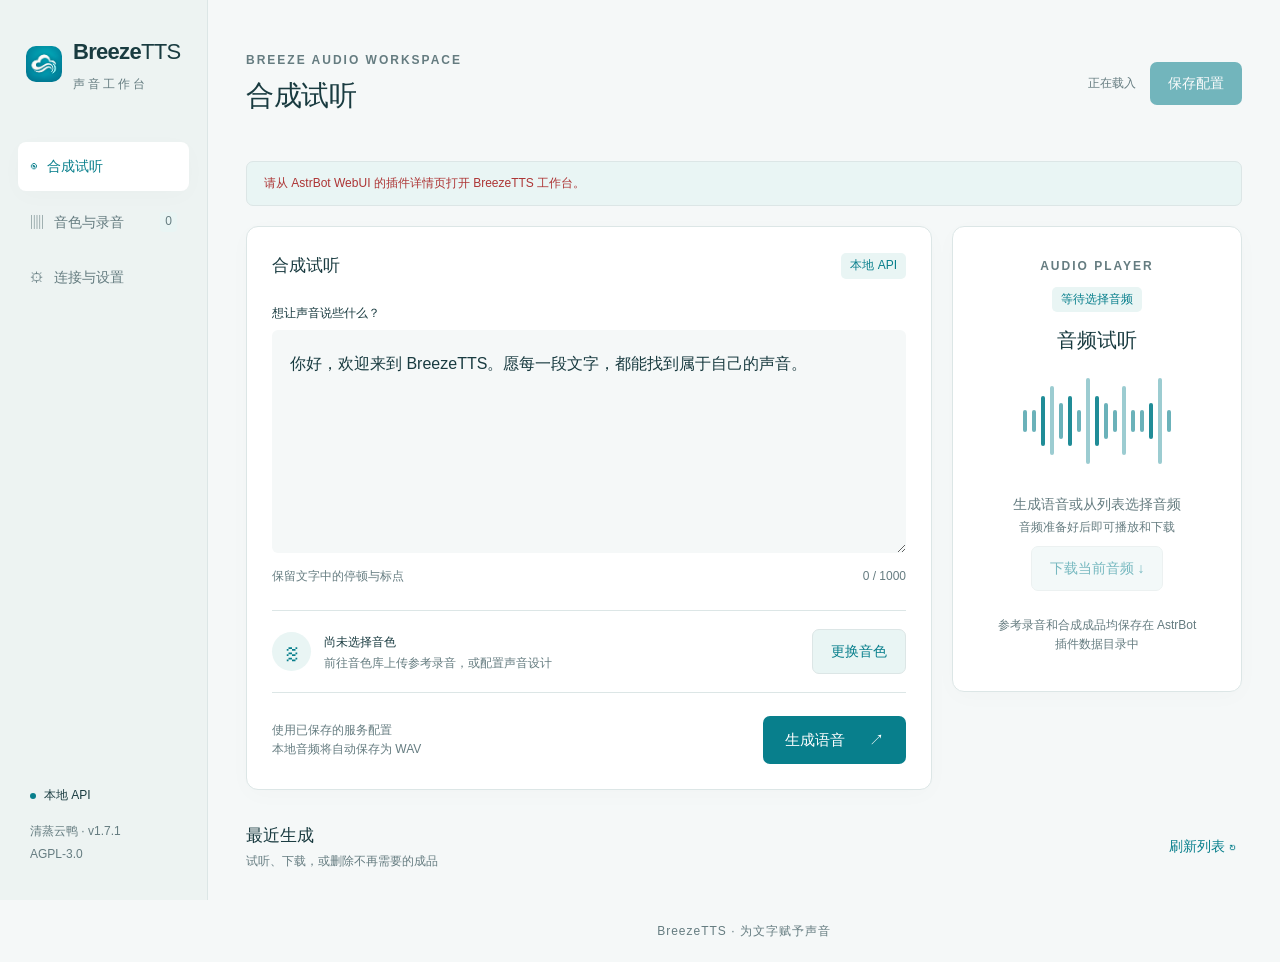
<file: pages/studio/index.html>
<!doctype html>
<html lang="zh-CN">
  <head>
    <meta charset="utf-8" />
    <meta name="viewport" content="width=device-width, initial-scale=1" />
    <title>BreezeTTS 工作台</title>
    <link rel="stylesheet" href="./style.css" />
  </head>
  <body>
    <a class="skip-link" href="#main-content">跳到主要内容</a>
    <div class="shell">
      <aside class="sidebar">
        <a class="brand" href="#studio" aria-label="BreezeTTS 工作台"
          ><img
            class="brand-icon"
            src="./logo.png"
            alt=""
            width="36"
            height="36"
          /><span
            >Breeze<span class="brand-light">TTS</span
            ><small>声音工作台</small></span
          ></a
        >
        <nav aria-label="工作台导航">
          <button class="nav active" data-page="studio" aria-current="page">
            <span aria-hidden="true">◉</span> 合成试听
          </button>
          <button class="nav" data-page="voices">
            <span aria-hidden="true">▥</span> 音色与录音
            <span id="reference-count" class="count">0</span>
          </button>
          <button class="nav" data-page="settings">
            <span aria-hidden="true">⚙</span> 连接与设置
          </button>
        </nav>
        <div class="sidebar-bottom">
          <span class="status-dot"></span
          ><span id="backend-label">本地 API</span
          ><small>清蒸云鸭 · v1.7.1<br />AGPL-3.0</small>
        </div>
      </aside>
      <main id="main-content" tabindex="-1">
        <header class="topbar">
          <div>
            <span class="eyebrow">BREEZE AUDIO WORKSPACE</span>
            <h1 id="page-title">合成试听</h1>
          </div>
          <div class="save-area">
            <span id="save-state" role="status">正在载入</span
            ><button id="save" class="primary" disabled>保存配置</button>
          </div>
        </header>

    <div id="notice" role="status" aria-live="polite" hidden></div>
        <section id="page-studio" class="page">
          <div class="studio-layout">
            <div class="panel composer">
              <div class="panel-heading">
                <h2>合成试听</h2>
                <span class="pill" id="studio-backend">本地 API</span>
              </div>
              <label for="synthesis-text">想让声音说些什么？</label>
              <textarea
                id="synthesis-text"
                class="script"
                rows="6"
                maxlength="4000"
                placeholder="输入一段文字，开始你的声音创作……"
              >
你好，欢迎来到 BreezeTTS。愿每一段文字，都能找到属于自己的声音。</textarea
              >
              <div class="text-meta">
                <span>保留文字中的停顿与标点</span
                ><span id="text-count">0 / 1000</span>
              </div>
              <div class="voice-summary">
                <span class="voice-mark" aria-hidden="true">≋</span>
                <div>
                  <strong id="selected-voice">尚未选择音色</strong
                  ><small id="voice-hint"
                    >前往音色库上传参考录音，或配置声音设计</small
                  >
                </div>
                <button class="secondary" id="go-voices">更换音色</button>
              </div>
              <div class="compose-bottom">
                <span class="muted"
                  >使用已保存的服务配置<br /><span id="synthesis-hint"
                    >本地音频将自动保存为 WAV</span
                  ></span
                ><button id="synthesize" class="primary large">
                  生成语音 <span aria-hidden="true">↗</span>
                </button>
              </div>
              <div
                id="job-status"
                class="job-status"
                role="status"
                hidden
              ></div>
              <button id="cancel-synthesis" class="text-button" type="button" hidden>取消当前合成</button>
            </div>
            <aside class="panel audition" aria-label="音频播放器">
              <span class="eyebrow">AUDIO PLAYER</span
              ><span id="player-state" class="pill" role="status"
                >等待选择音频</span
              >
              <h2>音频试听</h2>
              <div class="waveform" aria-hidden="true">
                <i></i><i></i><i></i><i></i><i></i><i></i><i></i><i></i><i></i
                ><i></i><i></i><i></i><i></i><i></i><i></i><i></i><i></i>
              </div>
              <p id="player-name">生成语音或从列表选择音频</p>
              <p id="player-detail" class="caption">
                音频准备好后即可播放和下载
              </p>
              <audio
                id="player"
                hidden
                controls
                preload="metadata"
                aria-label="音频试听"
              ></audio
              ><button id="download-current" class="secondary" disabled>
                下载当前音频 ↓
              </button>
              <button id="retry-playback" class="secondary" hidden>
                重新载入音频
              </button>
              <p class="caption">
                参考录音和合成成品均保存在 AstrBot 插件数据目录中
              </p>
            </aside>
          </div>
          <form id="conversion-panel" class="panel form-grid" hidden>
            <div class="span-all"><h2>语音转换（C++）</h2><p>保留源录音内容与节奏，换成目标音色。源录音可不填写文字稿，填写准确稿可改善效果。</p></div>
            <div><label for="conversion-source">源录音</label><select id="conversion-source"></select><button id="upload-conversion-source" class="text-button" type="button">上传源录音</button></div>
            <div><label for="conversion-target">目标来源</label><select id="conversion-target"><option value="voice">服务端音色</option><option value="reference">插件参考录音</option></select></div>
            <div><label for="conversion-voice">目标服务端音色 ID</label><input id="conversion-voice" maxlength="137" placeholder="选择音色后自动填写，也可手动输入" /></div>
            <div><label for="conversion-reference">目标参考录音（需文字稿）</label><select id="conversion-reference"></select></div>
            <div class="span-all"><label for="conversion-text">源录音文字稿（可选）</label><textarea id="conversion-text" rows="2" maxlength="16000"></textarea></div>
            <div><label for="conversion-temperature">Temperature</label><input id="conversion-temperature" type="number" min="0" max="5" step="0.05" value="0.3" /></div>
            <div><label for="conversion-top-k">Top K</label><input id="conversion-top-k" type="number" min="0" max="10000" step="1" value="1" /></div>
            <div><label for="conversion-cfg">CFG</label><input id="conversion-cfg" type="number" min="0.01" max="10" step="0.01" value="1" /></div>
            <div><label for="conversion-keep">保留源声学码本数</label><input id="conversion-keep" type="number" min="0" max="15" step="1" value="0" /><small>普通说话使用 0；演唱可尝试 1–2，更高值可能产生不稳定声音。</small></div>
            <div><label for="conversion-seed">固定种子</label><input id="conversion-seed" type="number" min="0" max="4294967295" step="1" value="42" /></div>
            <div class="span-all button-row"><button id="convert-audio" class="primary" type="submit">开始语音转换</button><button id="cancel-conversion" class="text-button" type="button" hidden>取消转换</button><span id="conversion-status" role="status"></span></div>
          </form>
          <div class="section-heading">
            <div>
              <h2>最近生成</h2>
              <p>试听、下载，或删除不再需要的成品</p>
            </div>
            <button id="refresh-audio" class="text-button">刷新列表 ↻</button>
          </div>
          <div id="history" class="audio-list"></div>
        </section>
        <section id="page-voices" class="page" hidden>
          <div class="voice-context">
            <div>
              <span class="eyebrow">VOICE LIBRARY</span>
              <h2 id="voice-page-title">本地参考音色</h2>
              <p id="voice-page-hint">上传录音并配对准确文字稿</p>
            </div>
            <button id="voice-settings" class="secondary">切换服务</button>
          </div>
          <input
            id="upload"
            type="file"
            accept=".wav,.mp3,.flac,.ogg,audio/wav,audio/mpeg,audio/flac,audio/ogg"
            class="visually-hidden"
          />
          <div id="local-voices-panel">
            <div id="server-voices-panel" hidden>
              <div class="section-heading"><div><h2>服务端音色库</h2><p>直接使用缓存或持久音色，合成时不再上传参考录音</p></div>
                <div class="button-row"><button id="register-server-voice" class="primary" type="button">上传音色</button><button id="refresh-server-voices" class="secondary" type="button">刷新服务端音色</button></div>
              </div>
              <p class="inline-hint">缓存音色重启后消失；命名音色保存为服务端 .breeze 文件。下方参考录音仍保存在插件中。</p>
              <div id="server-voice-search-row" hidden>
                <label for="server-voice-search">搜索服务端音色</label>
                <input id="server-voice-search" type="search" maxlength="200" placeholder="输入音色 ID、名称、描述或文字稿" />
              </div>
              <div id="server-voices" class="voice-grid"><p class="empty">保存 C++ 服务地址后，点击刷新服务端音色</p></div>
              <div id="server-voice-pages" class="button-row catalog-pages" hidden>
                <button id="server-voice-prev" type="button" class="secondary">上一页</button>
                <span id="server-voice-page-info" role="status"></span>
                <button id="server-voice-next" type="button" class="secondary">下一页</button>
              </div>
            </div>
            <div class="section-heading">
              <div>
                <h2>参考录音</h2>
                <p>上传一次，重复使用。文字稿应与录音内容完全一致</p>
              </div>
              <label class="secondary upload-label" for="upload"
                >上传录音 +</label
              >
            </div>
            <p class="inline-hint">
              支持 WAV、MP3、FLAC、OGG，最大 20 MiB / 120
              秒；上传后统一转换为单声道 WAV
            </p>
            <div id="references" class="reference-grid"></div>
          </div>
          <div id="cloud-voices-panel" hidden>
            <div class="section-heading">
              <div>
                <h2>BreezeBlue 官方音色</h2>
                <p>查询已配置账号的个人音色或官方公共音色</p>
              </div>
            </div>
            <div class="panel catalog">
              <form id="voice-search-form" class="search-row">
                <label class="visually-hidden" for="voice-search"
                  >搜索官方音色</label
                ><input
                  id="voice-search"
                  placeholder="搜索名称、描述或音色特征"
                  maxlength="200"
                /><label class="visually-hidden" for="voice-type"
                  >音色范围</label
                ><select id="voice-type">
                  <option value="all">全部音色</option>
                  <option value="personal">个人音色</option>
                  <option value="default">公共音色</option></select
                ><button id="sync-voices" class="secondary" type="submit">
                  查询音色
                </button>
              </form>
              <div id="cloud-voices" class="voice-grid">
                <p class="empty">连接官方服务后，点击“查询音色”</p>
              </div>
              <button id="more-voices" class="text-button" hidden>
                加载更多音色 ↓
              </button>
            </div>
            <div class="section-heading">
              <div>
                <h2>创建官方音色</h2>
                <p>先生成预览并试听，满意后再保存到官方账号</p>
              </div>
            </div>
            <form id="preview-form" class="panel form-grid">
              <div>
                <label for="preview-kind">创建方式</label
                ><select id="preview-kind">
                  <option value="clone">参考录音克隆</option>
                  <option value="design">文字设计音色</option>
                </select>
              </div>
              <div>
                <label for="preview-name">音色名称</label
                ><input
                  id="preview-name"
                  maxlength="80"
                  required
                  placeholder="例如：温柔的旁白"
                />
              </div>
              <div>
                <label for="preview-language">语言代码</label
                ><input
                  id="preview-language"
                  value="zh"
                  pattern="[A-Za-z]{2}"
                  maxlength="2"
                  required
                />
              </div>
              <div id="clone-fields">
                <label for="clone-reference">参考录音</label
                ><select id="clone-reference"></select
                ><button id="upload-for-clone" class="secondary" type="button">
                  上传克隆录音</button
                ><small>至少 3 秒，转换后的 WAV 最大 5 MB</small
                ><label class="switch-row"
                  ><span>去除背景噪声</span
                  ><input
                    id="remove-noise"
                    type="checkbox"
                    role="switch"
                    class="switch"
                /></label>
              </div>
              <div class="span-all" id="design-fields" hidden>
                <label for="voice-description">声音描述</label
                ><textarea
                  id="voice-description"
                  rows="3"
                  minlength="3"
                  maxlength="500"
                  placeholder="描述年龄感、音色、语调与情绪"
                ></textarea
                ><label for="preview-text">试听文字</label
                ><textarea
                  id="preview-text"
                  rows="2"
                  minlength="3"
                  maxlength="500"
                >
你好，这是我的新声音。希望你喜欢这段温柔的问候。</textarea
                >
              </div>
              <div class="span-all form-actions">
                <span class="caption">调用官方服务可能消耗账户额度。</span
                ><button id="create-preview" class="primary" type="submit">
                  生成音色预览
                </button>
              </div>
              <div id="preview-result" class="span-all" hidden>
                <p id="preview-message"></p>
                <div class="button-row">
                  <button id="play-preview" class="secondary" type="button">
                    试听预览</button
                  ><button id="save-preview" class="primary" type="button">
                    保存到官方账号
                  </button>
                </div>
              </div>
            </form>
          </div>
        </section>
        <section id="page-settings" class="page" hidden>
          <div class="settings-layout">
            <div class="panel settings-panel">
              <h2>连接服务</h2>
              <p class="muted">Breeze 连接独立保存；其他平台复用 AstrBot 已配置的提供商</p>
              <label for="backend">当前服务</label
              ><select id="backend" data-config="backend">
                <option value="local">本地 API</option>
                <option value="cloud">BreezeBlue 官方 API</option>
                <option value="provider">AstrBot TTS 提供商</option>
              </select>
              <div id="provider-settings" hidden>
                <label for="tts-provider">TTS 提供商</label>
                <select id="tts-provider" data-config="provider.provider_id"><option value="">请选择已配置的 TTS 提供商</option></select>
                <small>使用 AstrBot 中已启用的模型、音色和凭据。列表显示支持动态语调的模型及 Dashscope 配置；不支持指令的模型或音色需在 AstrBot 中更换，修改后请刷新工作台。</small>
              </div>
              <div id="provider-protocol" hidden>
                <label for="tts-preset">Dashscope 音色指令协议</label>
                <select id="tts-preset" data-config="provider.preset">
                  <option value="">自动识别</option><option value="qwen">Qwen 自由指令</option>
                  <option value="cosyvoice">CosyVoice 复刻/设计音色自由指令</option><option value="cosyvoice_fixed">CosyVoice 预置音色固定情感</option>
                </select>
                <small>建议自动识别；仅可显式选择当前模型与音色已验证的协议。不支持的协议不可选，手动指定也不能绕过能力校验。</small>
              </div>
              <div id="expression-controls">
                <p id="expression-policy" class="muted"></p>
                <button type="button" id="edit-expression" class="secondary">编辑平台控制表</button>
              </div>
              <div id="local-settings">
                <div class="field-heading">
                  <h3>本地 API · Breeze-TTS-2.cpp</h3>
                </div>
                <label for="local-url">服务地址</label
                ><input
                  id="local-url"
                  list="local-addresses"
                  data-config="local.base_url"
                  type="url"
                  placeholder="http://127.0.0.1:8080/v1"
                /><small
                  >有 API Key 时自动携带鉴权，留空时直接连接。支持根地址、/v1
                  或完整的 /v1/audio/speech。Docker
                  请使用容器可访问的主机地址</small
                ><label for="local-key"
                  >API Key <span class="muted">· 可选</span></label
                >
                <div class="credential-row">
                  <input
                    id="local-key"
                    data-config="local.api_key"
                    type="password"
                    autocomplete="new-password"
                    placeholder="无鉴权留空；已保存的密钥不会回传"
                  /><button
                    id="clear-local-key"
                    type="button"
                    class="secondary clear-key"
                    aria-label="清空本地 API Key"
                  >
                    清空
                  </button>
                </div>
                <small id="local-key-state" role="status">密钥状态</small
                ><label for="local-mode">合成模式</label
                ><select id="local-mode" data-config="local.mode">
                  <option value="voice">服务端音色</option>
                  <option value="reference">使用插件参考录音</option>
                  <option value="design">声音设计</option>
                  <option value="plain">普通朗读</option></select
                ><label for="local-server-voice">服务端音色 ID</label><input id="local-server-voice" data-config="local.voice_id" maxlength="137" placeholder="在音色管理中上传或选择，也可直接填入 ID"
                ><label for="local-reference">默认参考录音</label
                ><select
                  id="local-reference"
                  data-config="local.reference_id"
                ></select
                ><label for="local-instruction">声音 / 语气描述</label
                ><textarea
                  id="local-instruction"
                  data-config="local.instruction"
                  rows="3"
                  placeholder="声音设计时填写声线；参考音色时可描述语气"
                ></textarea>
                <div class="form-grid">
                  <div>
                    <label for="cfg">CFG 强度</label
                    ><input
                      id="cfg"
                      data-config="local.cfg_scale"
                      type="number"
                      min="0.01"
                      max="10"
                      step="0.01"
                    />
                  </div>
                  <div>
                    <label class="switch-row">
                      <span>每次使用随机种子</span>
                      <input
                        id="random-seed"
                        data-config="local.random_seed"
                        type="checkbox"
                        role="switch"
                        class="switch"
                      />
                    </label>
                    <small>每次合成自动生成种子；关闭后可填写固定种子</small>
                    <div id="fixed-seed-field" hidden>
                    <label for="seed">固定种子</label
                    ><input
                      id="seed"
                      data-config="local.seed"
                      type="number"
                      min="0"
                      max="4294967295"
                      step="1"
                    />
                    </div>
                  </div>
                </div>
                <small
                  >纯音色复刻建议 CFG=1；带声音描述可尝试
                  4。普通朗读可不传参考录音和描述</small
                >
              </div>
              <div id="cpp-settings" hidden>
                <h3>C++ 合成参数</h3>
                <label for="local-format">工作台单段输出格式</label><select id="local-format" data-config="local.output_format"><option value="pcm">PCM（封装 WAV）</option><option value="wav">WAV</option><option value="mp3">MP3（未编译编码器时返回 WAV）</option></select>
                <small>聊天发送与动态语调多段合成统一使用无损 PCM/WAV。PCM 走原生表单，WAV/MP3 走 JSON 音频接口；上传参考音色会自动注册内存缓存。</small>
                <div class="form-grid">
                  <div><label for="local-temperature">Temperature</label><input id="local-temperature" type="number" min="0" max="5" step="0.05" data-config="local.temperature" /></div>
                  <div><label for="local-top-k">Top K</label><input id="local-top-k" type="number" min="0" max="10000" step="1" data-config="local.top_k" /></div>
                  <div><label for="local-top-p">Top P</label><input id="local-top-p" type="number" min="0" max="1" step="0.01" data-config="local.top_p" /></div>
                  <div><label for="local-repetition">重复惩罚</label><input id="local-repetition" type="number" min="0" max="5" step="0.05" data-config="local.repetition_penalty" /></div>
                  <div><label for="local-split">长文本分段字符数</label><input id="local-split" type="number" min="-1" max="10000" step="1" data-config="local.split_chars" /></div>
                  <div><label for="local-token-limit">每段最大帧数</label><input id="local-token-limit" type="number" min="0" max="15000" step="1" data-config="local.max_new_tokens" /></div>
                </div>
                <small>采样参数及最大帧数为 0 时沿用服务端默认值。分段字符数 -1 跟随服务端，0 关闭服务端分段；每秒约 12.5 帧。长文本建议保留分段。</small>
                <button id="refresh-local-status" class="secondary" type="button">刷新模型与队列状态</button>
                <p id="local-server-status" role="status" class="muted">尚未查询模型和队列</p>
              </div>
              <div id="cloud-settings" hidden>
                <h3>BreezeBlue 官方 API</h3>
                <label for="cloud-url">服务地址</label
                ><input
                  id="cloud-url"
                  data-config="cloud.base_url"
                  type="url"
                /><label for="cloud-key">API Key</label>
                <div class="credential-row">
                  <input
                    id="cloud-key"
                    data-config="cloud.api_key"
                    type="password"
                    autocomplete="new-password"
                    placeholder="已保存的密钥不会回传；留空保留原值"
                  /><button
                    id="clear-cloud-key"
                    type="button"
                    class="secondary clear-key"
                    aria-label="清空官方 API Key"
                  >
                    清空
                  </button>
                </div>
                <small id="cloud-key-state" role="status">密钥状态</small
                ><label for="cloud-voice">音色 ID</label
                ><input
                  id="cloud-voice"
                  data-config="cloud.voice_id"
                  placeholder="从音色库选择，或粘贴已保存的 voice_id"
                /><small>可直接粘贴完整 voice_id 并保存，无需先同步音色库；不限制 ID 前缀。复制时附带的首尾空白会自动清理。请使用有权访问该音色的 API Key。</small><label for="cloud-model"
                  >模型 ID <span class="muted">· 留空自动选择</span></label
                ><input
                  id="cloud-model"
                  data-config="cloud.model_id"
                  list="models"
                /><datalist id="models"></datalist
                ><label for="cloud-language"
                  >语言代码 <span class="muted">· 留空自动识别</span></label
                ><input
                  id="cloud-language"
                  data-config="cloud.language_code"
                  maxlength="2"
                  placeholder="zh / en / ja"
                /><label for="cloud-instructions">表演指令</label
                ><textarea
                  id="cloud-instructions"
                  data-config="cloud.instructions"
                  rows="3"
                  placeholder="轻声、温柔地说，带一点期待"
                ></textarea>
                <div class="form-grid">
                  <div>
                    <label for="guidance">指导强度</label
                    ><input
                      id="guidance"
                      data-config="cloud.guidance_scale"
                      type="number"
                      min="1"
                      max="10"
                      step="0.1"
                    />
                  </div>
                  <div>
                    <label for="speed">语速倍率</label
                    ><input
                      id="speed"
                      data-config="cloud.speed"
                      type="number"
                      min="0.5"
                      max="2"
                      step="0.01"
                    />
                  </div>
                  <div>
                    <label for="volume">音量倍率</label
                    ><input
                      id="volume"
                      data-config="cloud.volume"
                      type="number"
                      min="0.01"
                      max="2"
                      step="0.01"
                    />
                  </div>
                  <div>
                    <label for="cloud-delivery">交付方式</label
                    ><select id="cloud-delivery" data-config="cloud.delivery">
                      <option value="sync">同步</option>
                      <option value="stream">流式接收</option>
                      <option value="async">后台任务</option>
                    </select>
                  </div>
                </div>
                <label for="cloud-format">输出格式</label
                ><select id="cloud-format" data-config="cloud.output_format">
                  <option>wav</option>
                  <option>mp3</option>
                  <option>flac</option>
                  <option>pcm</option>
                  <option>aac</option>
                  <option>opus</option>
                  <option>mp3_24000_64</option>
                  <option>mp3_24000_96</option>
                  <option>mp3_24000_128</option>
                  <option>mp3_24000_160</option>
                  <option>wav_24000</option>
                  <option>pcm_24000</option>
                  <option>flac_24000</option>
                  <option>aac_24000_128</option></select
                ><label class="switch-row"
                  ><span>增强音色相似度</span
                  ><input
                    data-config="cloud.speaker_boost"
                    type="checkbox"
                    role="switch"
                    class="switch" /></label
                ><small>流式仅支持 pcm、mp3、wav；切换时不兼容的格式会改为 wav 并提示。完整接收后统一播放，裸 PCM 自动封装成 WAV。</small>
              </div>
              <div class="form-actions">
                <button id="test-connection" class="secondary">
                  保存并检查连接</button
                ><span
                  id="connection-result"
                  role="status"
                  class="caption"
                ></span>
              </div>
            </div>
            <div class="panel settings-panel">
              <h2>聊天与运行</h2>
              <p class="muted">
                命令：<code>/breezetts 想说的话</code
                ><br />别名：<code>/btts</code>、<code>/语音合成</code>
              </p>
              <label class="switch-row">
                <span>随机语音</span>
                <input data-config="behavior.auto_tts" type="checkbox" role="switch" class="switch" />
              </label>
              <small>程序每轮抽取一次概率，命中后自动朗读回复中的一小段，其余内容保留文字</small>
              <label for="trigger-probability">随机触发概率（%）</label>
              <input id="trigger-probability" data-config="behavior.trigger_probability" type="number" min="0" max="100" step="1" />
              <small>默认 20%，命中后自动执行；可与 LLM 自主语音一起开启，同轮共用去重</small>
              <label class="switch-row">
                <span>启用动态语调</span>
                <input id="dynamic-tone" data-config="behavior.dynamic_tone" type="checkbox" role="switch" class="switch" />
              </label>
              <small>开启后允许分段语气、当前平台原生标签和工具 instruction；推荐按语境使用，也可不加。固定平台使用精确情绪值，自由平台可描述细致表演。关闭时忽略动态控制，聊天文字隐藏已识别标记</small>
              <label class="switch-row">
                <span>概率语音 LLM 语调自适应</span>
                <input id="random-tone-adaptive" data-config="behavior.random_tone_adaptive" type="checkbox" role="switch" class="switch" aria-describedby="random-tone-hint" />
              </label>
              <small id="random-tone-hint" role="status">需要启用随机语音和动态语调；开启自适应时可在弹窗中一并启用</small>
              <label for="tone-provider">语调自适应 LLM 提供商</label>
              <select id="tone-provider" data-config="behavior.tone_provider_id" aria-describedby="random-tone-hint">
                <option value="">跟随当前会话模型</option>
              </select>
              <div id="speech-prompts">
                <h3>语音提示词</h3>
                <p class="muted">推荐 LLM 按语境添加语气或标签，也可以不加。点击编辑完整模板，使用变量插入当前平台的规则与标签表。</p>
                <div class="button-row">
                  <button type="button" class="secondary" data-edit-prompt="speech_prompt">编辑聊天语音提示词</button>
                  <button type="button" class="secondary" data-edit-prompt="tone_prompt">编辑概率语音自适应提示词</button>
                </div>
              </div>
              <div class="form-grid">
                <div>
                  <label for="private-probability-mode">私聊随机概率</label>
                  <select id="private-probability-mode" data-probability-scope="private">
                    <option value="inherit">跟随默认概率</option>
                    <option value="custom">单独设置概率</option>
                  </select>
                  <div id="private-probability-field" hidden>
                    <label for="private-trigger-probability">私聊概率（%）</label>
                    <input id="private-trigger-probability" data-config="behavior.private_trigger_probability" type="number" min="-1" max="100" step="1" required />
                  </div>
                </div>
                <div>
                  <label for="group-probability-mode">群聊随机概率</label>
                  <select id="group-probability-mode" data-probability-scope="group">
                    <option value="inherit">跟随默认概率</option>
                    <option value="custom">单独设置概率</option>
                  </select>
                  <div id="group-probability-field" hidden>
                    <label for="group-trigger-probability">群聊概率（%）</label>
                    <input id="group-trigger-probability" data-config="behavior.group_trigger_probability" type="number" min="-1" max="100" step="1" required />
                  </div>
                </div>
              </div>
              <small>单独设为 0% 可关闭该场景的随机语音，LLM 仍可自主调用语音工具</small>
              <label for="speech-min-interval">会话语音最小间隔（秒）</label>
              <input id="speech-min-interval" data-config="behavior.min_interval_seconds" type="number" min="0" max="3600" step="1" required />
              <small>默认 90 秒；随机语音与 LLM 工具共享间隔，同轮片段可连续发送，设为 0 可关闭间隔</small>
              <label class="switch-row">
                <span>保留朗读片段文字</span>
                <input data-config="behavior.keep_text" type="checkbox" role="switch" class="switch" />
              </label>
              <small>先发对应文字，再单独发纯语音，避免平台吞掉混合消息</small>
              <label class="switch-row">
                <span>输出整数秒语音</span>
                <input id="integer-second-audio" data-config="behavior.integer_second_audio" type="checkbox" role="switch" class="switch" aria-describedby="integer-second-hint" />
              </label>
              <small id="integer-second-hint">SnowLuma 会四舍五入上报语音时长。开启后只在聊天语音末尾补静音至整数秒，减少尾音被提前结束的风险</small>
              <label class="switch-row">
                <span>LLM 自主语音</span>
                <input data-config="behavior.tool_enabled" type="checkbox" role="switch" class="switch" />
              </label>
              <small>模型通过语音工具自主选择朗读内容；语音回合使用完整回复处理，文字支持普通发送、AstrBot 默认分段和分段插件</small>
              <label class="switch-row">
                <span>引用回复保留文字与语音</span>
                <input data-config="behavior.quote_keep_text" type="checkbox" role="switch" class="switch" />
              </label>
              <small>默认让带引用的回复保持文字；开启后保留引用正文并独立发送语音，被引用的原消息不参与合成</small>
              <label for="max-characters">单次文字上限</label>
              <input id="max-characters" data-config="behavior.max_characters" type="number" min="1" max="2000" />
              <small>默认上限 1000 字；请按所选模型的实际限制调整。超限片段保持文字</small>
              <label for="timeout">合成总超时（秒）</label>
              <input id="timeout" data-config="behavior.timeout" type="number" min="10" max="1800" />
              <label for="history-limit">保留成品与预览数量</label>
              <input id="history-limit" data-config="behavior.history_limit" type="number" min="1" max="200" />
              <small>达到数量或容量上限时清理最旧成品，参考录音保留到手动删除</small>
              <label for="history-max-mb">成品与预览总容量（MiB）</label>
              <input id="history-max-mb" data-config="behavior.history_max_mb" type="number" min="64" max="4096" step="1" />
              <small>默认 256 MiB；待发送音频在发送后清理，参考录音单独保留</small>
              <p id="cache-usage" class="caption" aria-live="polite"></p>
              <div class="info-card">
                <strong>密钥留在服务端</strong>
                <p>填写新密钥后保存即可替换；点击右侧“清空”，再保存即可移除</p>
              </div>
            </div>
          </div>
        </section>
        <footer>BreezeTTS · 为文字赋予声音</footer>
      </main>
    </div>
    <dialog id="expression-dialog" class="prompt-dialog expression-dialog" aria-labelledby="expression-title" aria-describedby="expression-description">
      <h2 id="expression-title" class="text-h3 pa-4 pb-0 pl-6">编辑平台控制表</h2>
      <div class="dialog-body">
        <p id="expression-description" class="muted"></p>
        <label for="custom-tags" id="custom-tags-label">原生正文标签</label>
        <textarea id="custom-tags" rows="8" maxlength="12000" aria-describedby="custom-tags-hint expression-error"></textarea>
        <small id="custom-tags-hint"></small>
        <div id="custom-styles-field">
          <label for="custom-styles">固定情绪白名单</label>
          <textarea id="custom-styles" rows="5" maxlength="12000" aria-describedby="custom-styles-hint expression-error"></textarea>
          <small id="custom-styles-hint">每行一个真实 API 值，例如 happy。固定平台只允许从生效白名单中选择，不能自行翻译或组合。</small>
        </div>
        <p id="expression-error" class="error" role="alert" hidden></p>
      </div>
      <div class="dialog-actions">
        <button type="button" id="reset-expression" class="text-button" variant="text">恢复当前平台预设</button>
        <button type="button" id="cancel-expression" class="secondary" variant="text">取消</button>
        <button type="button" id="apply-expression" class="primary" variant="tonal">应用到草稿</button>
      </div>
      <p class="prompt-dialog-footnote muted">每行一项，最多 100 行。留空使用预设；应用后点击“保存配置”生效，取消或 Esc 放弃本次编辑。</p>
    </dialog>
    <dialog id="speech-prompt-dialog" class="prompt-dialog" aria-labelledby="speech-prompt-title" aria-describedby="speech-prompt-description">
      <h2 id="speech-prompt-title" class="text-h3 pa-4 pb-0 pl-6">编辑语音提示词</h2>
      <div class="dialog-body">
        <p id="speech-prompt-description" class="muted">这里是完整提示词模板，平台规则、标签表和输出格式通过 {变量名} 替换，不会在模板后隐藏追加。标签与语气指令均为推荐使用，可全部省略。</p>
        <p id="adaptive-output-hint" class="muted" hidden>概率自适应需要返回 JSON。请保留 {output_protocol}，或在完整模板中写明等价的 JSON 输出格式；Markdown、改写台词或额外空白会触发默认语气回退。可只返回 {}，不必添加标签。</p>
        <div class="prompt-editor-layout">
          <div>
            <label for="prompt-editor">完整提示词模板</label>
            <textarea id="prompt-editor" rows="18" maxlength="6000" aria-describedby="prompt-editor-hint prompt-editor-error"></textarea>
            <small id="prompt-editor-hint">变量在使用时自动替换。点击变量按钮可在光标处插入，也可选中文字后替换；普通 JSON 花括号无需转义。留空使用默认模板。</small>
            <p id="prompt-editor-error" class="error" role="alert" hidden></p>
          </div>
          <aside aria-label="提示词变量">
            <h3>插入变量</h3>
            <p class="muted">点击变量名插入；下方说明它在运行时代表什么。无需手动复制平台标签。</p>
            <div id="prompt-variable-list"></div>
          </aside>
        </div>
      </div>
      <div class="dialog-actions">
        <button type="button" id="restore-prompt" class="text-button" variant="text">恢复默认模板</button>
        <button type="button" id="cancel-prompt" class="secondary" variant="text">取消</button>
        <button type="button" id="apply-prompt" class="primary" variant="tonal">应用到草稿</button>
      </div>
      <p class="prompt-dialog-footnote muted">应用后还需点击工作台“保存配置”才会生效；取消或按 Esc 放弃本次弹窗编辑。</p>
    </dialog>
    <dialog id="enable-tone-dialog" aria-labelledby="enable-tone-title" aria-describedby="enable-tone-message">
      <h2 id="enable-tone-title" class="text-h3 pa-4 pb-0 pl-6">同时开启语音设置？</h2>
      <p id="enable-tone-message" class="dialog-body">概率语音 LLM 语调自适应需要开启“随机语音”和“动态语调”。是否一并开启？点击工作台的“保存”后生效；取消则保持自适应关闭。</p>
      <div class="dialog-actions">
        <button id="cancel-enable-tone" type="button" variant="text" class="text-button" autofocus>取消</button>
        <button id="confirm-enable-tone" type="button" variant="tonal" class="primary">一并开启</button>
      </div>
    </dialog>
    <dialog id="server-voice-dialog" class="server-voice-dialog">
      <form id="server-voice-form">
        <h2 id="server-voice-title" class="text-h3 pa-4 pb-0 pl-6">上传服务端音色</h2>
        <div class="dialog-body">
        <div id="server-register-fields">
          <label for="server-register-source">录音来源</label><select id="server-register-source"><option value="upload">上传录音</option><option value="reference">已有插件录音</option></select>
          <div id="server-register-upload">
            <button id="server-register-pick" type="button" class="secondary">选择参考录音</button>
            <input id="server-register-file" type="file" accept=".wav,.mp3,.flac,.ogg,audio/wav,audio/mpeg,audio/flac,audio/ogg" hidden />
            <small id="server-register-filename" role="status"></small>
            <small>支持 WAV、MP3、FLAC、OGG，最大 20 MiB，时长 0.1–120 秒。</small>
            <label for="server-register-text">录音文字稿</label><textarea id="server-register-text" rows="3" maxlength="4000" placeholder="填写录音中的完整原话"></textarea>
          </div>
          <div id="server-register-existing" hidden><label for="server-register-reference">已有参考录音</label><select id="server-register-reference"></select></div>
          <label for="server-register-name">服务端音色 ID</label><input id="server-register-name" maxlength="64" placeholder="例如 narrator" />
          <small>仅用字母、数字、短横线或下划线。保存后重启仍可用。同名 ID 会覆盖原音色。</small>
          <label class="switch-row"><span>保存后设为当前音色</span><input id="server-register-select" type="checkbox" role="switch" class="switch" /></label>
        </div>
        <label for="server-voice-description">音色描述</label><textarea id="server-voice-description" rows="3" maxlength="4096"></textarea>
        <label for="server-voice-metadata">元数据（JSON 对象）</label><textarea id="server-voice-metadata" rows="4">{}</textarea>
        <small>描述最多 4096 个 UTF-8 字节；元数据最多 32 项，每个值最多 1024 字节。移除已有字段可删除对应键，或将值设为 null；这些信息不改变合成声音。</small>
        <p id="server-voice-progress" role="status"></p>
        </div>
        <div class="dialog-actions"><button id="cancel-server-voice" type="button" variant="text" class="text-button">关闭</button><button id="cancel-server-registration" type="button" variant="text" class="text-button" hidden>取消任务</button><button id="save-server-voice" type="submit" variant="tonal" class="secondary">保存到服务端</button></div>
      </form>
    </dialog>
    <dialog id="server-delete-dialog"><h2 class="text-h3 pa-4 pb-0 pl-6">移出服务端内存</h2><p id="server-delete-message" class="dialog-body"></p>
      <div class="dialog-actions"><button id="cancel-server-delete" type="button" variant="text" class="text-button">取消</button><button id="confirm-server-delete" type="button" variant="tonal" class="secondary">确认移出</button></div>
    </dialog>
    <datalist id="local-addresses"><option value="http://127.0.0.1:8080/v1"></option><option value="http://127.0.0.1:7863/v1"></option></datalist>
    <dialog id="reference-dialog">
      <form id="reference-form">
        <h2 class="text-h3 pa-4 pb-0 pl-6">编辑参考录音</h2>
        <div class="dialog-body">
          <label for="reference-name">名称</label
          ><input id="reference-name" required maxlength="120" /><label
            for="reference-text"
            >准确文字稿</label
          ><textarea
            id="reference-text"
            rows="6"
            maxlength="4000"
            placeholder="完整填写录音中说出的每一个字，包括重复内容。"
          ></textarea>
          <p class="caption">
            本地音色复刻必须配对录音与文字稿；官方克隆由服务自动转写
          </p>
        </div>
        <div class="dialog-actions">
          <button
            id="close-reference"
            variant="text"
            type="button"
            class="text-button"
          >
            取消</button
          ><button variant="tonal" class="primary" type="submit">
            保存录音信息
          </button>
        </div>
      </form>
    </dialog>
    <dialog id="delete-dialog">
      <h2 class="text-h3 pa-4 pb-0 pl-6">删除音频</h2>
      <p class="dialog-body" id="delete-message"></p>
      <div class="dialog-actions">
        <button id="cancel-delete" variant="text" class="text-button">
          取消</button
        ><button id="confirm-delete" variant="tonal" class="danger">
          删除
        </button>
      </div>
    </dialog>
    <script type="module" src="./app.js"></script>
  </body>
</html>
</file>
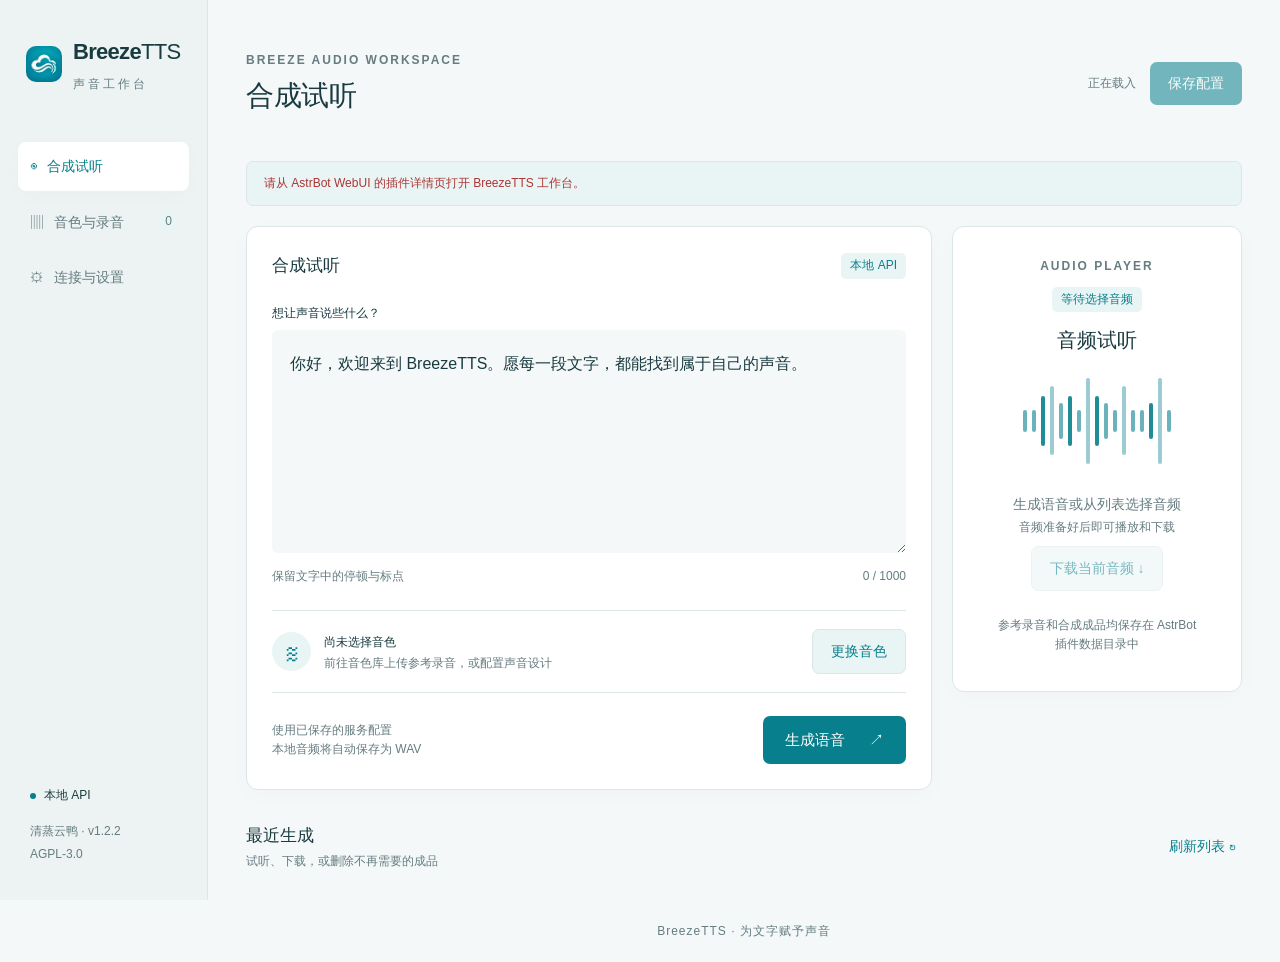
<file: views/studio/index.html>
<!doctype html>
<html lang="zh-CN">
  <head>
    <meta charset="utf-8" />
    <meta name="viewport" content="width=device-width, initial-scale=1" />
    <title>BreezeTTS 工作台</title>
    <link rel="stylesheet" href="./style.css" />
  </head>
  <body>
    <a class="skip-link" href="#main-content">跳到主要内容</a>
    <div class="shell">
      <aside class="sidebar">
        <a class="brand" href="#studio" aria-label="BreezeTTS 工作台"
          ><img
            class="brand-icon"
            src="./logo.png"
            alt=""
            width="36"
            height="36"
          /><span
            >Breeze<span class="brand-light">TTS</span
            ><small>声音工作台</small></span
          ></a
        >
        <nav aria-label="工作台导航">
          <button class="nav active" data-page="studio" aria-current="page">
            <span aria-hidden="true">◉</span> 合成试听
          </button>
          <button class="nav" data-page="voices">
            <span aria-hidden="true">▥</span> 音色与录音
            <span id="reference-count" class="count">0</span>
          </button>
          <button class="nav" data-page="settings">
            <span aria-hidden="true">⚙</span> 连接与设置
          </button>
        </nav>
        <div class="sidebar-bottom">
          <span class="status-dot"></span
          ><span id="backend-label">本地 API</span
          ><small>清蒸云鸭 · v1.2.2<br />AGPL-3.0</small>
        </div>
      </aside>
      <main id="main-content" tabindex="-1">
        <header class="topbar">
          <div>
            <span class="eyebrow">BREEZE AUDIO WORKSPACE</span>
            <h1 id="page-title">合成试听</h1>
          </div>
          <div class="save-area">
            <span id="save-state" role="status">正在载入</span
            ><button id="save" class="primary" disabled>保存配置</button>
          </div>
        </header>
        <div id="notice" role="status" aria-live="polite" hidden></div>
        <section id="page-studio" class="page">
          <div class="studio-layout">
            <div class="panel composer">
              <div class="panel-heading">
                <h2>合成试听</h2>
                <span class="pill" id="studio-backend">本地 API</span>
              </div>
              <label for="synthesis-text">想让声音说些什么？</label>
              <textarea
                id="synthesis-text"
                class="script"
                rows="6"
                maxlength="4000"
                placeholder="输入一段文字，开始你的声音创作……"
              >
你好，欢迎来到 BreezeTTS。愿每一段文字，都能找到属于自己的声音。</textarea
              >
              <div class="text-meta">
                <span>保留文字中的停顿与标点</span
                ><span id="text-count">0 / 1000</span>
              </div>
              <div class="voice-summary">
                <span class="voice-mark" aria-hidden="true">≋</span>
                <div>
                  <strong id="selected-voice">尚未选择音色</strong
                  ><small id="voice-hint"
                    >前往音色库上传参考录音，或配置声音设计</small
                  >
                </div>
                <button class="secondary" id="go-voices">更换音色</button>
              </div>
              <div class="compose-bottom">
                <span class="muted"
                  >使用已保存的服务配置<br /><span id="synthesis-hint"
                    >本地音频将自动保存为 WAV</span
                  ></span
                ><button id="synthesize" class="primary large">
                  生成语音 <span aria-hidden="true">↗</span>
                </button>
              </div>
              <div
                id="job-status"
                class="job-status"
                role="status"
                hidden
              ></div>
            </div>
            <aside class="panel audition" aria-label="音频播放器">
              <span class="eyebrow">AUDIO PLAYER</span
              ><span id="player-state" class="pill" role="status"
                >等待选择音频</span
              >
              <h2>音频试听</h2>
              <div class="waveform" aria-hidden="true">
                <i></i><i></i><i></i><i></i><i></i><i></i><i></i><i></i><i></i
                ><i></i><i></i><i></i><i></i><i></i><i></i><i></i><i></i>
              </div>
              <p id="player-name">生成语音或从列表选择音频</p>
              <p id="player-detail" class="caption">
                音频准备好后即可播放和下载
              </p>
              <audio
                id="player"
                hidden
                controls
                preload="metadata"
                aria-label="音频试听"
              ></audio
              ><button id="download-current" class="secondary" disabled>
                下载当前音频 ↓
              </button>
              <button id="retry-playback" class="secondary" hidden>
                重新载入音频
              </button>
              <p class="caption">
                参考录音和合成成品均保存在 AstrBot 插件数据目录中
              </p>
            </aside>
          </div>
          <div class="section-heading">
            <div>
              <h2>最近生成</h2>
              <p>试听、下载，或删除不再需要的成品</p>
            </div>
            <button id="refresh-audio" class="text-button">刷新列表 ↻</button>
          </div>
          <div id="history" class="audio-list"></div>
        </section>
        <section id="page-voices" class="page" hidden>
          <div class="voice-context">
            <div>
              <span class="eyebrow">VOICE LIBRARY</span>
              <h2 id="voice-page-title">本地参考音色</h2>
              <p id="voice-page-hint">上传录音并配对准确文字稿</p>
            </div>
            <button id="voice-settings" class="secondary">切换服务</button>
          </div>
          <input
            id="upload"
            type="file"
            accept=".wav,.mp3,.flac,.ogg,audio/wav,audio/mpeg,audio/flac,audio/ogg"
            class="visually-hidden"
          />
          <div id="local-voices-panel">
            <div class="section-heading">
              <div>
                <h2>参考录音</h2>
                <p>上传一次，重复使用。文字稿应与录音内容完全一致</p>
              </div>
              <label class="secondary upload-label" for="upload"
                >上传录音 +</label
              >
            </div>
            <p class="inline-hint">
              支持 WAV、MP3、FLAC、OGG，最大 20 MiB / 120
              秒；上传后统一转换为单声道 WAV
            </p>
            <div id="references" class="reference-grid"></div>
          </div>
          <div id="cloud-voices-panel" hidden>
            <div class="section-heading">
              <div>
                <h2>BreezeBlue 官方音色</h2>
                <p>查询已配置账号的个人音色或官方公共音色</p>
              </div>
            </div>
            <div class="panel catalog">
              <form id="voice-search-form" class="search-row">
                <label class="visually-hidden" for="voice-search"
                  >搜索官方音色</label
                ><input
                  id="voice-search"
                  placeholder="搜索名称、描述或音色特征"
                  maxlength="200"
                /><label class="visually-hidden" for="voice-type"
                  >音色范围</label
                ><select id="voice-type">
                  <option value="all">全部音色</option>
                  <option value="personal">个人音色</option>
                  <option value="default">公共音色</option></select
                ><button id="sync-voices" class="secondary" type="submit">
                  查询音色
                </button>
              </form>
              <div id="cloud-voices" class="voice-grid">
                <p class="empty">连接官方服务后，点击“查询音色”</p>
              </div>
              <button id="more-voices" class="text-button" hidden>
                加载更多音色 ↓
              </button>
            </div>
            <div class="section-heading">
              <div>
                <h2>创建官方音色</h2>
                <p>先生成预览并试听，满意后再保存到官方账号</p>
              </div>
            </div>
            <form id="preview-form" class="panel form-grid">
              <div>
                <label for="preview-kind">创建方式</label
                ><select id="preview-kind">
                  <option value="clone">参考录音克隆</option>
                  <option value="design">文字设计音色</option>
                </select>
              </div>
              <div>
                <label for="preview-name">音色名称</label
                ><input
                  id="preview-name"
                  maxlength="80"
                  required
                  placeholder="例如：温柔的旁白"
                />
              </div>
              <div>
                <label for="preview-language">语言代码</label
                ><input
                  id="preview-language"
                  value="zh"
                  pattern="[A-Za-z]{2}"
                  maxlength="2"
                  required
                />
              </div>
              <div id="clone-fields">
                <label for="clone-reference">参考录音</label
                ><select id="clone-reference"></select
                ><button id="upload-for-clone" class="secondary" type="button">
                  上传克隆录音</button
                ><small>至少 3 秒，转换后的 WAV 最大 5 MB</small
                ><label class="switch-row"
                  ><span>去除背景噪声</span
                  ><input
                    id="remove-noise"
                    type="checkbox"
                    role="switch"
                    class="switch"
                /></label>
              </div>
              <div class="span-all" id="design-fields" hidden>
                <label for="voice-description">声音描述</label
                ><textarea
                  id="voice-description"
                  rows="3"
                  minlength="3"
                  maxlength="500"
                  placeholder="描述年龄感、音色、语调与情绪"
                ></textarea
                ><label for="preview-text">试听文字</label
                ><textarea
                  id="preview-text"
                  rows="2"
                  minlength="3"
                  maxlength="500"
                >
你好，这是我的新声音。希望你喜欢这段温柔的问候。</textarea
                >
              </div>
              <div class="span-all form-actions">
                <span class="caption">调用官方服务可能消耗账户额度。</span
                ><button id="create-preview" class="primary" type="submit">
                  生成音色预览
                </button>
              </div>
              <div id="preview-result" class="span-all" hidden>
                <p id="preview-message"></p>
                <div class="button-row">
                  <button id="play-preview" class="secondary" type="button">
                    试听预览</button
                  ><button id="save-preview" class="primary" type="button">
                    保存到官方账号
                  </button>
                </div>
              </div>
            </form>
          </div>
        </section>
        <section id="page-settings" class="page" hidden>
          <div class="settings-layout">
            <div class="panel settings-panel">
              <h2>连接服务</h2>
              <p class="muted">两套配置分别保存，切换后即可使用</p>
              <label for="backend">当前服务</label
              ><select id="backend" data-config="backend">
                <option value="local">本地 API</option>
                <option value="cloud">BreezeBlue 官方 API</option>
              </select>
              <div id="local-settings">
                <div class="field-heading">
                  <h3>本地 API</h3>
                </div>
                <label for="local-url">服务地址</label
                ><input
                  id="local-url"
                  list="local-addresses"
                  data-config="local.base_url"
                  type="url"
                  placeholder="http://127.0.0.1:7860"
                /><small
                  >有 API Key 时自动携带鉴权，留空时直接连接。支持根地址、/v1
                  或完整的 /v1/audio/speech。Docker
                  请使用容器可访问的主机地址</small
                ><label for="local-key"
                  >API Key <span class="muted">· 可选</span></label
                >
                <div class="credential-row">
                  <input
                    id="local-key"
                    data-config="local.api_key"
                    type="password"
                    autocomplete="new-password"
                    placeholder="无鉴权留空；已保存的密钥不会回传"
                  /><button
                    id="clear-local-key"
                    type="button"
                    class="secondary clear-key"
                    aria-label="清空本地 API Key"
                  >
                    清空
                  </button>
                </div>
                <small id="local-key-state" role="status">密钥状态</small
                ><label for="local-mode">合成模式</label
                ><select id="local-mode" data-config="local.mode">
                  <option value="reference">参考音色复刻</option>
                  <option value="design">声音设计</option>
                  <option value="plain">普通朗读</option></select
                ><label for="local-reference">默认参考录音</label
                ><select
                  id="local-reference"
                  data-config="local.reference_id"
                ></select
                ><label for="local-instruction">声音 / 语气描述</label
                ><textarea
                  id="local-instruction"
                  data-config="local.instruction"
                  rows="3"
                  placeholder="声音设计时填写声线；参考音色时可描述语气"
                ></textarea>
                <div class="form-grid">
                  <div>
                    <label for="cfg">CFG 强度</label
                    ><input
                      id="cfg"
                      data-config="local.cfg_scale"
                      type="number"
                      min="0.01"
                      max="10"
                      step="0.01"
                    />
                  </div>
                  <div>
                    <label for="seed">随机种子</label
                    ><input
                      id="seed"
                      data-config="local.seed"
                      type="number"
                      min="0"
                      max="4294967295"
                      step="1"
                    />
                  </div>
                </div>
                <small
                  >纯音色复刻建议 CFG=1；带声音描述可尝试
                  4。普通朗读可不传参考录音和描述</small
                >
              </div>
              <div id="cloud-settings" hidden>
                <h3>BreezeBlue 官方 API</h3>
                <label for="cloud-url">服务地址</label
                ><input
                  id="cloud-url"
                  data-config="cloud.base_url"
                  type="url"
                /><label for="cloud-key">API Key</label>
                <div class="credential-row">
                  <input
                    id="cloud-key"
                    data-config="cloud.api_key"
                    type="password"
                    autocomplete="new-password"
                    placeholder="已保存的密钥不会回传；留空保留原值"
                  /><button
                    id="clear-cloud-key"
                    type="button"
                    class="secondary clear-key"
                    aria-label="清空官方 API Key"
                  >
                    清空
                  </button>
                </div>
                <small id="cloud-key-state" role="status">密钥状态</small
                ><label for="cloud-voice">音色 ID</label
                ><input
                  id="cloud-voice"
                  data-config="cloud.voice_id"
                  placeholder="从音色库选择，或粘贴已保存的 voice_id"
                /><label for="cloud-model"
                  >模型 ID <span class="muted">· 留空自动选择</span></label
                ><input
                  id="cloud-model"
                  data-config="cloud.model_id"
                  list="models"
                /><datalist id="models"></datalist
                ><label for="cloud-language"
                  >语言代码 <span class="muted">· 留空自动识别</span></label
                ><input
                  id="cloud-language"
                  data-config="cloud.language_code"
                  maxlength="2"
                  placeholder="zh / en / ja"
                /><label for="cloud-instructions">表演指令</label
                ><textarea
                  id="cloud-instructions"
                  data-config="cloud.instructions"
                  rows="3"
                  placeholder="轻声、温柔地说，带一点期待"
                ></textarea>
                <div class="form-grid">
                  <div>
                    <label for="guidance">指导强度</label
                    ><input
                      id="guidance"
                      data-config="cloud.guidance_scale"
                      type="number"
                      min="1"
                      max="10"
                      step="0.1"
                    />
                  </div>
                  <div>
                    <label for="speed">语速倍率</label
                    ><input
                      id="speed"
                      data-config="cloud.speed"
                      type="number"
                      min="0.5"
                      max="2"
                      step="0.01"
                    />
                  </div>
                  <div>
                    <label for="volume">音量倍率</label
                    ><input
                      id="volume"
                      data-config="cloud.volume"
                      type="number"
                      min="0.01"
                      max="2"
                      step="0.01"
                    />
                  </div>
                  <div>
                    <label for="cloud-delivery">交付方式</label
                    ><select id="cloud-delivery" data-config="cloud.delivery">
                      <option value="sync">同步</option>
                      <option value="stream">流式接收</option>
                      <option value="async">后台任务</option>
                    </select>
                  </div>
                </div>
                <label for="cloud-format">输出格式</label
                ><select id="cloud-format" data-config="cloud.output_format">
                  <option>wav</option>
                  <option>mp3</option>
                  <option>flac</option>
                  <option>pcm</option>
                  <option>aac</option>
                  <option>opus</option>
                  <option>mp3_24000_64</option>
                  <option>mp3_24000_96</option>
                  <option>mp3_24000_128</option>
                  <option>mp3_24000_160</option>
                  <option>wav_24000</option>
                  <option>pcm_24000</option>
                  <option>flac_24000</option>
                  <option>aac_24000_128</option></select
                ><label class="switch-row"
                  ><span>增强音色相似度</span
                  ><input
                    data-config="cloud.speaker_boost"
                    type="checkbox"
                    role="switch"
                    class="switch" /></label
                ><small>流式接收完成后统一播放；裸 PCM 自动封装成 WAV</small>
              </div>
              <div class="form-actions">
                <button id="test-connection" class="secondary">
                  保存并检查连接</button
                ><span
                  id="connection-result"
                  role="status"
                  class="caption"
                ></span>
              </div>
            </div>
            <div class="panel settings-panel">
              <h2>聊天与运行</h2>
              <p class="muted">
                命令：<code>/breezetts 想说的话</code
                ><br />别名：<code>/btts</code>、<code>/语音合成</code>
              </p>
              <label class="switch-row">
                <span>随机语音</span>
                <input data-config="behavior.auto_tts" type="checkbox" role="switch" class="switch" />
              </label>
              <small>每轮按概率让模型选取一小段适合朗读的内容，其余内容保留文字</small>
              <label for="trigger-probability">随机触发概率（%）</label>
              <input id="trigger-probability" data-config="behavior.trigger_probability" type="number" min="0" max="100" step="1" />
              <small>默认 20%，每轮抽取一次；可与 LLM 自主语音一起开启</small>
              <div class="form-grid">
                <div>
                  <label for="private-probability-mode">私聊随机概率</label>
                  <select id="private-probability-mode" data-probability-scope="private">
                    <option value="inherit">跟随默认概率</option>
                    <option value="custom">单独设置概率</option>
                  </select>
                  <div id="private-probability-field" hidden>
                    <label for="private-trigger-probability">私聊概率（%）</label>
                    <input id="private-trigger-probability" data-config="behavior.private_trigger_probability" type="number" min="-1" max="100" step="1" required />
                  </div>
                </div>
                <div>
                  <label for="group-probability-mode">群聊随机概率</label>
                  <select id="group-probability-mode" data-probability-scope="group">
                    <option value="inherit">跟随默认概率</option>
                    <option value="custom">单独设置概率</option>
                  </select>
                  <div id="group-probability-field" hidden>
                    <label for="group-trigger-probability">群聊概率（%）</label>
                    <input id="group-trigger-probability" data-config="behavior.group_trigger_probability" type="number" min="-1" max="100" step="1" required />
                  </div>
                </div>
              </div>
              <small>单独设为 0% 可关闭该场景的随机语音，LLM 仍可自主调用语音工具</small>
              <label for="speech-min-interval">会话语音最小间隔（秒）</label>
              <input id="speech-min-interval" data-config="behavior.min_interval_seconds" type="number" min="0" max="3600" step="1" required />
              <small>默认 90 秒；随机语音与 LLM 工具共享间隔，同轮片段可连续发送，设为 0 可关闭间隔</small>
              <label class="switch-row">
                <span>保留朗读片段文字</span>
                <input data-config="behavior.keep_text" type="checkbox" role="switch" class="switch" />
              </label>
              <label class="switch-row">
                <span>LLM 自主语音</span>
                <input data-config="behavior.tool_enabled" type="checkbox" role="switch" class="switch" />
              </label>
              <small>模型通过语音工具自主选择朗读内容；语音回合使用完整回复处理，文字支持普通发送、AstrBot 默认分段和分段插件</small>
              <label for="max-characters">单次文字上限</label>
              <input id="max-characters" data-config="behavior.max_characters" type="number" min="1" max="2000" />
              <small>官方默认账号上限 1000 字；提升上限前请确认账号权限。超限片段保持文字</small>
              <label for="timeout">合成总超时（秒）</label>
              <input id="timeout" data-config="behavior.timeout" type="number" min="10" max="1800" />
              <label for="history-limit">保留成品与预览数量</label>
              <input id="history-limit" data-config="behavior.history_limit" type="number" min="1" max="200" />
              <small>达到数量或容量上限时清理最旧成品，参考录音保留到手动删除</small>
              <label for="history-max-mb">成品与预览总容量（MiB）</label>
              <input id="history-max-mb" data-config="behavior.history_max_mb" type="number" min="64" max="4096" step="1" />
              <small>默认 256 MiB；待发送音频在发送后清理，参考录音单独保留</small>
              <p id="cache-usage" class="caption" aria-live="polite"></p>
              <div class="info-card">
                <strong>密钥留在服务端</strong>
                <p>填写新密钥后保存即可替换；点击右侧“清空”，再保存即可移除</p>
              </div>
            </div>
          </div>
        </section>
        <footer>BreezeTTS · 为文字赋予声音</footer>
      </main>
    </div>
    <dialog id="reference-dialog">
      <form id="reference-form">
        <h2 class="text-h3 pa-4 pb-0 pl-6">编辑参考录音</h2>
        <div class="dialog-body">
          <label for="reference-name">名称</label
          ><input id="reference-name" required maxlength="120" /><label
            for="reference-text"
            >准确文字稿</label
          ><textarea
            id="reference-text"
            rows="6"
            maxlength="4000"
            placeholder="完整填写录音中说出的每一个字，包括重复内容。"
          ></textarea>
          <p class="caption">
            本地音色复刻必须配对录音与文字稿；官方克隆由服务自动转写
          </p>
        </div>
        <div class="dialog-actions">
          <button
            id="close-reference"
            variant="text"
            type="button"
            class="text-button"
          >
            取消</button
          ><button variant="tonal" class="primary" type="submit">
            保存录音信息
          </button>
        </div>
      </form>
    </dialog>
    <dialog id="delete-dialog">
      <h2 class="text-h3 pa-4 pb-0 pl-6">删除音频</h2>
      <p class="dialog-body" id="delete-message"></p>
      <div class="dialog-actions">
        <button id="cancel-delete" variant="text" class="text-button">
          取消</button
        ><button id="confirm-delete" variant="tonal" class="danger">
          删除
        </button>
      </div>
    </dialog>
    <script type="module" src="./app.js"></script>
  </body>
</html>
</file>
<file: pages/studio/style.css>
:root {
  color-scheme: light;
  --bg: #f5f8f8;
  --surface: #fff;
  --ink: #193b40;
  --muted: #657c80;
  --line: #dce6e6;
  --accent: #087f8c;
  --accent-hover: #066a75;
  --soft: #e9f5f4;
  --sidebar: #edf3f2;
  --error: #ad3535;
  --shadow: 0 5px 24px #163e4005;
  font-family: Inter, "Segoe UI", "Microsoft YaHei", sans-serif;
  font-synthesis: none;
}
[data-theme="dark"] {
  color-scheme: dark;
  --bg: #101d21;
  --surface: #17292e;
  --ink: #e2eff0;
  --muted: #a0b9be;
  --line: #30464c;
  --accent: #72d6d6;
  --accent-hover: #9ae7e4;
  --soft: #203e43;
  --sidebar: #142428;
  --error: #ffaaaa;
  --shadow: none;
}
* {
  box-sizing: border-box;
}
body {
  margin: 0;
  background: var(--bg);
  color: var(--ink);
  font-size: 14px;
  line-height: 1.6;
}
button,
input,
textarea,
select {
  font: inherit;
}
button {
  cursor: pointer;
  border: 0;
}
button:disabled {
  cursor: not-allowed;
  opacity: 0.55;
}
a {
  color: inherit;
  text-decoration: none;
}
button,
input,
select,
textarea,
a {
  outline-offset: 4px;
}
button:focus-visible,
a:focus-visible {
  outline: 3px solid var(--accent);
}
[hidden] {
  display: none !important;
}
.shell {
  display: grid;
  grid-template-columns: 208px minmax(0, 1fr);
  min-height: 100vh;
}
.sidebar {
  background: var(--sidebar);
  border-right: 1px solid var(--line);
  padding: 34px 18px;
  display: flex;
  flex-direction: column;
  gap: 48px;
  position: sticky;
  top: 0;
  height: 100vh;
}
.brand {
  display: flex;
  align-items: center;
  gap: 11px;
  padding: 0 8px;
  font-size: 22px;
  font-weight: 750;
  letter-spacing: -0.7px;
}
.brand-light {
  font-weight: 400;
}
.brand small {
  display: block;
  font-size: 12px;
  letter-spacing: 3px;
  color: var(--muted);
  font-weight: 500;
}
.brand-icon {
  display: grid;
  place-items: center;
  width: 36px;
  height: 36px;
  background: var(--accent);
  color: var(--surface);
  border-radius: 10px;
  font-size: 38px;
  line-height: 1;
}
.nav {
  display: flex;
  align-items: center;
  width: 100%;
  gap: 10px;
  background: transparent;
  color: var(--muted);
  padding: 13px 12px;
  margin-bottom: 7px;
  border-radius: 8px;
  text-align: left;
}
.nav.active {
  background: var(--surface);
  color: var(--accent);
  font-weight: 700;
  box-shadow: var(--shadow);
}
.nav:hover {
  background: var(--soft);
}
.count {
  margin-left: auto;
  font-size: 12px;
  background: var(--soft);
  border-radius: 4px;
  padding: 0 5px;
}
.sidebar-bottom {
  margin-top: auto;
  padding: 0 12px;
  font-size: 12px;
}
.sidebar-bottom small {
  display: block;
  color: var(--muted);
  margin-top: 15px;
  line-height: 1.9;
}
.status-dot {
  display: inline-block;
  background: var(--accent);
  width: 6px;
  height: 6px;
  border-radius: 50%;
  margin-right: 8px;
}
main {
  padding: 36px 38px 16px;
  min-width: 0;
  max-width: 1600px;
  width: 100%;
  margin: auto;
}
.topbar {
  display: flex;
  justify-content: space-between;
  align-items: center;
  gap: 18px;
  margin-bottom: 30px;
}
.eyebrow {
  font-size: 12px;
  letter-spacing: 2px;
  font-weight: 650;
  color: var(--muted);
}
h1 {
  font-size: 28px;
  letter-spacing: -0.5px;
  font-weight: 650;
  margin: 4px 0 0;
}
h2 {
  font-size: 17px;
  margin: 0;
  font-weight: 650;
}
h3 {
  font-size: 15px;
  margin: 26px 0 0;
}
p {
  margin: 7px 0;
  color: var(--muted);
}
.save-area {
  display: flex;
  align-items: center;
  gap: 14px;
}
.save-area > span {
  font-size: 12px;
  color: var(--muted);
}
.primary,
.secondary,
.danger {
  padding: 10px 18px;
  border-radius: 7px;
  font-weight: 600;
  white-space: nowrap;
  transition: background 0.15s;
}
.primary {
  background: var(--accent);
  color: var(--surface);
}
.primary:hover {
  background: var(--accent-hover);
}
.secondary {
  background: var(--soft);
  color: var(--accent);
  border: 1px solid var(--line);
}
.secondary:hover {
  border-color: var(--accent);
}
.text-button {
  background: transparent;
  color: var(--accent);
  padding: 7px 6px;
  white-space: nowrap;
}
.text-button:hover {
  text-decoration: underline;
}
.danger {
  color: var(--error);
  background: var(--soft);
}
.large {
  padding: 12px 22px;
  font-size: 15px;
}
.large span {
  margin-left: 20px;
}
.panel {
  background: var(--surface);
  border: 1px solid var(--line);
  border-radius: 12px;
  padding: 25px;
  box-shadow: var(--shadow);
  min-width: 0;
}
.studio-layout {
  display: grid;
  grid-template-columns: minmax(0, 1fr) 290px;
  gap: 20px;
}
.panel-heading {
  display: flex;
  justify-content: space-between;
  align-items: center;
  margin-bottom: 24px;
}
.pill {
  background: var(--soft);
  color: var(--accent);
  padding: 3px 9px;
  font-size: 12px;
  border-radius: 5px;
}
label {
  display: block;
  font-size: 12px;
  font-weight: 600;
  margin: 17px 0 7px;
}
input,
textarea,
select {
  background: var(--surface);
  color: var(--ink);
  border: 1px solid var(--line);
  border-radius: 6px;
  padding: 10px 12px;
  width: 100%;
  min-width: 0;
}
input:focus,
textarea:focus,
select:focus {
  border-color: var(--accent);
  outline: 2px solid var(--soft);
}
input::placeholder,
textarea::placeholder {
  color: var(--muted);
  opacity: 0.85;
}
textarea {
  resize: vertical;
  line-height: 1.8;
}
.script {
  background: var(--bg);
  border: 0;
  padding: 18px;
  min-height: 190px;
  font-size: 16px;
  line-height: 1.95;
}
.text-meta {
  display: flex;
  justify-content: space-between;
  color: var(--muted);
  font-size: 12px;
  margin-top: 8px;
  gap: 10px;
}
.voice-summary {
  display: flex;
  gap: 13px;
  align-items: center;
  border-top: 1px solid var(--line);
  border-bottom: 1px solid var(--line);
  padding: 18px 0;
  margin-top: 24px;
}
.voice-mark {
  display: grid;
  place-items: center;
  width: 39px;
  height: 39px;
  flex-shrink: 0;
  background: var(--soft);
  color: var(--accent);
  font-size: 28px;
  border-radius: 50%;
}
.voice-summary > div {
  flex: 1;
  min-width: 0;
}
.voice-summary strong {
  font-size: 12px;
  overflow-wrap: anywhere;
}
.voice-summary small {
  display: block;
  font-size: 12px;
  color: var(--muted);
  margin-top: 2px;
}
.compose-bottom {
  display: flex;
  justify-content: space-between;
  align-items: center;
  gap: 14px;
  margin-top: 23px;
}
.muted {
  color: var(--muted);
  font-size: 12px;
}
.audition {
  display: flex;
  align-items: center;
  text-align: center;
  flex-direction: column;
  justify-content: center;
  padding: 30px 22px;
}
.audition h2 {
  margin-top: 8px;
  font-size: 20px;
}
.waveform {
  display: flex;
  align-items: center;
  gap: 5px;
  height: 90px;
  margin: 20px 0;
  width: 100%;
  justify-content: center;
}
.waveform i {
  display: block;
  width: 4px;
  height: 25%;
  border-radius: 8px;
  background: var(--accent);
  opacity: 0.6;
}
.waveform i:nth-child(3n) {
  height: 55%;
  opacity: 0.9;
}
.waveform i:nth-child(4n) {
  height: 77%;
  opacity: 0.4;
}
.waveform i:nth-child(5n) {
  height: 40%;
}
.waveform i:nth-child(8n) {
  height: 95%;
}
.audition audio {
  width: 100%;
  height: 36px;
  margin: 16px 0 20px;
}
.audition p {
  font-size: 12px;
  overflow-wrap: anywhere;
}
.audition .caption {
  margin-top: 25px;
  font-size: 12px;
  max-width: 210px;
}
.caption,
small {
  font-size: 12px;
  color: var(--muted);
}
small {
  display: block;
  margin-top: 6px;
}
.section-heading {
  display: flex;
  justify-content: space-between;
  align-items: center;
  gap: 15px;
  margin: 32px 0 16px;
}
.section-heading p {
  font-size: 12px;
  margin: 3px 0 0;
}
.audio-list {
  min-width: 0;
  grid-template-columns: minmax(0, 1fr);
  display: grid;
  gap: 8px;
}
.audio-row {
  display: flex;
  gap: 14px;
  align-items: center;
  background: var(--surface);
  border: 1px solid var(--line);
  padding: 14px 17px;
  border-radius: 8px;
}
.audio-row .audio-info {
  flex: 1;
  min-width: 0;
}
.audio-title {
  font-size: 12px;
  font-weight: 600;
  overflow-wrap: anywhere;
}
.audio-meta {
  display: block;
  color: var(--muted);
  font-size: 12px;
  margin-top: 3px;
}
.audio-actions {
  display: flex;
  gap: 6px;
}
.empty {
  font-size: 12px;
  text-align: center;
  padding: 30px;
  border: 1px dashed var(--line);
  border-radius: 8px;
  width: 100%;
  grid-column: 1/-1;
}
.reference-grid,
.voice-grid {
  display: grid;
  grid-template-columns: repeat(auto-fill, minmax(min(100%, 280px), 1fr));
  gap: 12px;
}
.catalog-pages {
  margin-top: 12px;
  align-items: center;
  justify-content: center;
}
.reference-card,
.voice-card {
  background: var(--surface);
  border: 1px solid var(--line);
  border-radius: 9px;
  padding: 18px;
  min-width: 0;
  overflow-wrap: anywhere;
}
.reference-card.selected {
  border-color: var(--accent);
  box-shadow: inset 0 0 0 1px var(--accent);
}
.reference-card p {
  font-size: 12px;
  white-space: pre-wrap;
  max-height: 80px;
  overflow: auto;
}
.button-row {
  display: flex;
  gap: 8px;
  flex-wrap: wrap;
  margin-top: 14px;
}
.reference-card .button-row button {
  font-size: 12px;
  padding: 6px 8px;
}
.inline-hint {
  font-size: 12px;
  margin-top: -3px;
  margin-bottom: 18px;
}
.upload-label {
  display: inline-block;
  margin: 0;
  cursor: pointer;
  font-size: 12px;
}
.catalog {
  padding: 20px;
}
.search-row {
  display: flex;
  gap: 10px;
  margin-bottom: 18px;
}
.search-row input {
  flex: 1;
}
.search-row select {
  width: 130px;
}
.voice-card strong {
  font-size: 13px;
}
.voice-card small {
  font-size: 12px;
  word-break: break-all;
}
.voice-card button {
  margin-top: 10px;
}
.settings-layout {
  display: grid;
  grid-template-columns: minmax(0, 1.25fr) minmax(280px, 0.8fr);
  gap: 20px;
  align-items: start;
}
.settings-panel {
  padding: 27px;
}
.settings-panel > p {
  margin: 8px 0 24px;
}
.form-grid {
  display: grid;
  grid-template-columns: 1fr 1fr;
  gap: 4px 18px;
}
.span-all {
  grid-column: 1/-1;
}
.switch-row {
  display: flex;
  justify-content: space-between;
  align-items: center;
  gap: 18px;
  min-height: 52px;
  padding: 10px 0;
  margin: 10px 0;
  cursor: pointer;
  font-size: 13px;
}
input.switch {
  appearance: none;
  -webkit-appearance: none;
  position: relative;
  width: 48px;
  height: 28px;
  padding: 0;
  margin: 0;
  border: 1px solid var(--line);
  border-radius: 999px;
  background: var(--muted);
  flex: 0 0 48px;
  cursor: pointer;
  transition: background-color 0.15s;
}
input.switch::after {
  content: "";
  display: block;
  position: absolute;
  width: 20px;
  height: 20px;
  left: 3px;
  top: 3px;
  border-radius: 50%;
  background: white;
  box-shadow: 0 1px 4px #0003;
  transition: transform 0.15s;
}
input.switch:checked {
  background: var(--accent);
  border-color: var(--accent);
}
input.switch:checked::after {
  transform: translateX(20px);
}
input.switch:focus-visible {
  outline: 3px solid var(--accent);
  outline-offset: 3px;
}
.field-heading {
  display: flex;
  gap: 8px;
  align-items: center;
  flex-wrap: wrap;
  margin-top: 26px;
}
.field-heading h3 {
  margin: 0;
  flex: 1;
}
.field-heading button {
  font-size: 12px;
}
.form-actions {
  display: flex;
  align-items: center;
  gap: 12px;
  margin-top: 24px;
  flex-wrap: wrap;
}
.info-card {
  background: var(--soft);
  border-radius: 7px;
  padding: 17px;
  margin-top: 28px;
  font-size: 12px;
}
.info-card p {
  font-size: 12px;
}
.job-status {
  padding: 12px 15px;
  margin-top: 18px;
  border-radius: 7px;
  background: var(--soft);
  color: var(--accent);
  font-size: 12px;
}
#notice {
  background: var(--soft);
  border: 1px solid var(--line);
  color: var(--ink);
  padding: 12px 17px;
  border-radius: 7px;
  margin-bottom: 20px;
  font-size: 12px;
  overflow-wrap: anywhere;
}
#notice.error {
  color: var(--error);
}
footer {
  text-align: center;
  font-size: 12px;
  color: var(--muted);
  padding: 35px 0 5px;
  letter-spacing: 1px;
}
dialog {
  width: min(560px, calc(100% - 32px));
  background: var(--surface);
  color: var(--ink);
  border: 1px solid var(--line);
  border-radius: 13px;
  padding: 0;
  max-height: 90vh;
  overflow: auto;
}
dialog::backdrop {
  background: #102f3a88;
  backdrop-filter: blur(3px);
}
.text-h3 {
  font-size: 20px;
}
.pa-4 {
  padding: 24px;
}
.pb-0 {
  padding-bottom: 0;
}
.pl-6 {
  padding-left: 24px;
}
.dialog-body {
  padding: 16px 24px;
}
.dialog-actions {
  display: flex;
  justify-content: flex-end;
  gap: 12px;
  padding: 16px 24px;
  border-top: 1px solid var(--line);
}
.visually-hidden {
  position: absolute;
  width: 1px;
  height: 1px;
  margin: -1px;
  overflow: hidden;
  clip: rect(0, 0, 0, 0);
  white-space: nowrap;
  border: 0;
}

button,
.upload-label {
  min-height: 40px;
  touch-action: manipulation;
}
button[aria-busy="true"] {
  cursor: progress;
}
.skip-link {
  position: fixed;
  left: 16px;
  top: -60px;
  z-index: 100;
  padding: 10px 18px;
  background: var(--surface);
  border: 2px solid var(--accent);
}
.skip-link:focus {
  top: 12px;
}
.topbar {
  position: sticky;
  top: 0;
  z-index: 5;
  padding: 12px 0;
  background: var(--bg);
}
main {
  margin: 0 auto;
}
.audition {
  align-self: start;
  position: sticky;
  top: 105px;
}
.audition #player-state {
  margin: 10px 0 4px;
}
.audition #player-name {
  font-weight: 600;
  font-size: 14px;
  margin-bottom: 3px;
}
.audition #player-detail {
  min-height: 20px;
  margin: 0 0 8px;
}
.audition #retry-playback {
  margin-top: 10px;
}
.voice-context {
  display: flex;
  align-items: center;
  justify-content: space-between;
  gap: 20px;
  background: var(--soft);
  border-radius: 10px;
  padding: 20px 24px;
  margin-bottom: 22px;
}
.voice-context h2 {
  font-size: 21px;
  margin: 3px 0;
}
.voice-context p {
  font-size: 13px;
}
.reference-card {
  display: flex;
  flex-direction: column;
  padding: 20px;
}
.reference-card > strong {
  font-size: 15px;
  line-height: 1.7;
}
.reference-card .reference-transcript {
  font-size: 13px;
  line-height: 1.8;
  min-height: 64px;
  max-height: 100px;
  margin: 16px 0;
  padding: 12px;
  background: var(--bg);
  border-radius: 6px;
}
.select-voice {
  width: 100%;
  margin-top: auto;
  min-height: 44px;
  font-size: 14px;
}
.select-voice:disabled {
  background: var(--soft);
  color: var(--accent);
  border: 1px solid var(--accent);
  opacity: 1;
  cursor: default;
}
.reference-actions {
  display: grid;
  grid-template-columns: 1fr 1fr 1.25fr;
  gap: 8px;
  margin-top: 12px;
}
.reference-actions button {
  padding: 8px 4px;
  font-size: 12px;
}
.reference-footer {
  display: flex;
  align-items: center;
  justify-content: space-between;
  gap: 12px;
  margin-top: 14px;
  padding-top: 10px;
  border-top: 1px solid var(--line);
  font-size: 12px;
  color: var(--muted);
}
.danger-text {
  background: transparent;
  color: var(--error);
  border-radius: 6px;
  padding: 8px 10px;
  white-space: nowrap;
}
.danger-text:hover:enabled {
  background: var(--soft);
}
.danger-text:disabled {
  opacity: 0.5;
}
.credential-row {
  display: flex;
  align-items: stretch;
  gap: 10px;
}
.credential-row input {
  flex: 1;
  min-width: 0;
}
.clear-key {
  flex: 0 0 auto;
  min-width: 66px;
}
.voice-card {
  display: flex;
  flex-direction: column;
  gap: 4px;
}
.voice-card .select-voice {
  margin-top: 16px;
}
#upload-for-clone {
  margin-top: 10px;
  width: 100%;
}
.audio-title {
  font-size: 14px;
}
.audio-row {
  min-width: 0;
  width: 100%;
  content-visibility: auto;
  contain-intrinsic-size: auto 85px;
}
input[type="number"] {
  font-variant-numeric: tabular-nums;
}
dialog {
  overscroll-behavior: contain;
}
@media (max-width: 1200px) {
  .shell {
    grid-template-columns: 175px minmax(0, 1fr);
  }
  main {
    padding: 24px;
  }
  .sidebar {
    padding: 28px 12px;
  }
  .brand {
    font-size: 19px;
    padding: 0;
  }
  .studio-layout {
    grid-template-columns: minmax(0, 1fr) 260px;
  }
  .settings-layout {
    grid-template-columns: 1fr;
  }
  .panel {
    padding: 20px;
  }
}
@media (max-width: 960px) {
  .shell {
    display: block;
  }
  .sidebar {
    position: static;
    height: auto;
    padding: 18px 24px;
    gap: 18px;
    border-right: 0;
    border-bottom: 1px solid var(--line);
  }
  .brand {
    font-size: 21px;
  }
  .brand small,
  .sidebar-bottom {
    display: none;
  }
  .sidebar nav {
    display: flex;
    gap: 8px;
  }
  .nav {
    justify-content: center;
    margin: 0;
    padding: 10px;
    min-height: 44px;
    font-size: 13px;
  }
  .studio-layout {
    grid-template-columns: minmax(0, 1fr) 270px;
  }
  .save-area {
    gap: 10px;
  }
  h1 {
    font-size: 25px;
  }
  .eyebrow {
    font-size: 10px;
    letter-spacing: 1.5px;
  }
}
@media (max-width: 900px) {
  .studio-layout {
    display: flex;
    flex-direction: column;
  }
  .studio-layout > * {
    width: 100%;
  }
  .audition {
    position: static;
    padding: 20px;
  }
  .audition .waveform {
    display: none;
  }
  .audition h2 {
    font-size: 18px;
  }
  .audition audio {
    max-width: 100%;
    margin: 12px 0 16px;
  }
  .audition .caption {
    max-width: none;
    margin-top: 14px;
  }
  .form-grid {
    grid-template-columns: 1fr;
  }
  .span-all {
    grid-column: 1;
  }
  .search-row {
    flex-wrap: wrap;
  }
  .search-row input {
    flex-basis: 100%;
  }
  .search-row select {
    flex: 1;
  }
  .voice-summary {
    flex-wrap: wrap;
  }
  .voice-summary > div {
    flex: 1;
  }
  .voice-summary #go-voices {
    width: 100%;
    margin-top: 6px;
  }
  .compose-bottom {
    flex-wrap: wrap;
  }
  .compose-bottom .large {
    width: 100%;
    min-height: 48px;
  }
  .audio-row {
    flex-wrap: wrap;
    gap: 10px;
  }
  .audio-actions {
    width: 100%;
    display: grid;
    grid-template-columns: 1fr 1fr 1fr;
    gap: 8px;
  }
  .audio-actions button {
    min-height: 44px;
  }
}
@media (max-width: 480px) {
  main {
    padding: 12px 14px 24px;
  }
  .sidebar {
    padding: 16px 14px;
    gap: 14px;
  }
  .sidebar .brand-icon {
    width: 32px;
    height: 32px;
  }
  .nav {
    font-size: 12px;
    padding: 8px 6px;
    gap: 6px;
  }
  .nav > span:first-child {
    display: none;
  }
  .topbar {
    align-items: center;
    margin-bottom: 16px;
    gap: 10px;
  }
  .save-area {
    flex-direction: column-reverse;
    align-items: flex-end;
    gap: 4px;
  }
  .save-area > span {
    font-size: 11px;
  }
  .save-area .primary {
    min-height: 42px;
    padding: 8px 14px;
  }
  .eyebrow {
    font-size: 9px;
    letter-spacing: 1px;
  }
  h1 {
    font-size: 23px;
  }
  .panel {
    padding: 18px;
  }
  .script {
    font-size: 16px;
    min-height: 185px;
  }
  .section-heading {
    align-items: flex-start;
    flex-wrap: wrap;
    margin-top: 24px;
  }
  .section-heading h2 {
    font-size: 18px;
  }
  .voice-context {
    padding: 16px;
    align-items: flex-start;
    flex-wrap: wrap;
    gap: 12px;
  }
  .voice-context .secondary {
    width: 100%;
  }
  .voice-context h2 {
    font-size: 20px;
  }
  .form-actions {
    align-items: stretch;
    flex-direction: column;
  }
  .credential-row {
    gap: 8px;
  }
  .clear-key {
    min-width: 60px;
    padding: 8px;
  }
  .reference-grid,
  .voice-grid {
    grid-template-columns: minmax(0, 1fr);
  }
  input,
  textarea,
  select {
    font-size: 16px;
  }
  .switch-row {
    font-size: 14px;
  }
  .dialog-actions button {
    min-height: 44px;
  }
}
@media (prefers-reduced-motion: reduce) {
  * {
    transition: none !important;
    scroll-behavior: auto !important;
  }
}

.prompt-dialog {
  width: min(1040px, calc(100vw - 32px));
  max-width: none;
  max-height: 90vh;
  overflow: auto;
}
.prompt-editor-layout {
  display: grid;
  grid-template-columns: minmax(0, 2fr) minmax(220px, 1fr);
  gap: 24px;
}
.prompt-editor-layout textarea {
  min-height: 330px;
  font-family: ui-monospace, monospace;
}
.prompt-variable {
  padding: 8px 0;
  border-bottom: 1px solid var(--line);
}
.prompt-variable button {
  font-family: ui-monospace, monospace;
  overflow-wrap: anywhere;
  max-width: 100%;
}
.prompt-variable small {
  display: block;
  margin-top: 4px;
}
@media (max-width: 700px) {
  .prompt-editor-layout {
    grid-template-columns: minmax(0, 1fr);
    gap: 12px;
  }
  .prompt-editor-layout textarea {
    min-height: 240px;
  }
}

.prompt-dialog-footnote {
  padding: 0 24px 16px;
  font-size: 12px;
}
.prompt-dialog .dialog-actions {
  flex-wrap: wrap;
}

.prompt-dialog[open] {
  display: flex;
  flex-direction: column;
}
.prompt-dialog > h2,
.prompt-dialog > .dialog-actions,
.prompt-dialog-footnote {
  flex-shrink: 0;
}
.prompt-dialog > h2 {
  margin: 0;
}
.prompt-dialog > .dialog-body {
  min-height: 0;
  overflow-y: auto;
}
.prompt-dialog-footnote {
  margin: 0;
}
.prompt-dialog .error {
  color: var(--error);
}

.expression-dialog {
  width: min(780px, calc(100vw - 32px));
}
.expression-dialog textarea {
  font-family: ui-monospace, monospace;
}

#conversion-panel {
  margin-block: 24px;
}

.server-voice-dialog form {
  display: flex;
  flex-direction: column;
  max-height: 88vh;
}
.server-voice-dialog h2 {
  margin: 0;
  flex-shrink: 0;
}
.server-voice-dialog .dialog-body {
  min-height: 0;
  overflow-y: auto;
}
.server-voice-dialog .dialog-actions {
  flex-shrink: 0;
  flex-wrap: wrap;
}
#server-register-filename {
  overflow-wrap: anywhere;
}
#server-delete-message {
  overflow-wrap: anywhere;
}
</file>
<file: views/studio/style.css>
:root {
  color-scheme: light;
  --bg: #f5f8f8;
  --surface: #fff;
  --ink: #193b40;
  --muted: #657c80;
  --line: #dce6e6;
  --accent: #087f8c;
  --accent-hover: #066a75;
  --soft: #e9f5f4;
  --sidebar: #edf3f2;
  --error: #ad3535;
  --shadow: 0 5px 24px #163e4005;
  font-family: Inter, "Segoe UI", "Microsoft YaHei", sans-serif;
  font-synthesis: none;
}
[data-theme="dark"] {
  color-scheme: dark;
  --bg: #101d21;
  --surface: #17292e;
  --ink: #e2eff0;
  --muted: #a0b9be;
  --line: #30464c;
  --accent: #72d6d6;
  --accent-hover: #9ae7e4;
  --soft: #203e43;
  --sidebar: #142428;
  --error: #ffaaaa;
  --shadow: none;
}
* {
  box-sizing: border-box;
}
body {
  margin: 0;
  background: var(--bg);
  color: var(--ink);
  font-size: 14px;
  line-height: 1.6;
}
button,
input,
textarea,
select {
  font: inherit;
}
button {
  cursor: pointer;
  border: 0;
}
button:disabled {
  cursor: not-allowed;
  opacity: 0.55;
}
a {
  color: inherit;
  text-decoration: none;
}
button,
input,
select,
textarea,
a {
  outline-offset: 4px;
}
button:focus-visible,
a:focus-visible {
  outline: 3px solid var(--accent);
}
[hidden] {
  display: none !important;
}
.shell {
  display: grid;
  grid-template-columns: 208px minmax(0, 1fr);
  min-height: 100vh;
}
.sidebar {
  background: var(--sidebar);
  border-right: 1px solid var(--line);
  padding: 34px 18px;
  display: flex;
  flex-direction: column;
  gap: 48px;
  position: sticky;
  top: 0;
  height: 100vh;
}
.brand {
  display: flex;
  align-items: center;
  gap: 11px;
  padding: 0 8px;
  font-size: 22px;
  font-weight: 750;
  letter-spacing: -0.7px;
}
.brand-light {
  font-weight: 400;
}
.brand small {
  display: block;
  font-size: 12px;
  letter-spacing: 3px;
  color: var(--muted);
  font-weight: 500;
}
.brand-icon {
  display: grid;
  place-items: center;
  width: 36px;
  height: 36px;
  background: var(--accent);
  color: var(--surface);
  border-radius: 10px;
  font-size: 38px;
  line-height: 1;
}
.nav {
  display: flex;
  align-items: center;
  width: 100%;
  gap: 10px;
  background: transparent;
  color: var(--muted);
  padding: 13px 12px;
  margin-bottom: 7px;
  border-radius: 8px;
  text-align: left;
}
.nav.active {
  background: var(--surface);
  color: var(--accent);
  font-weight: 700;
  box-shadow: var(--shadow);
}
.nav:hover {
  background: var(--soft);
}
.count {
  margin-left: auto;
  font-size: 12px;
  background: var(--soft);
  border-radius: 4px;
  padding: 0 5px;
}
.sidebar-bottom {
  margin-top: auto;
  padding: 0 12px;
  font-size: 12px;
}
.sidebar-bottom small {
  display: block;
  color: var(--muted);
  margin-top: 15px;
  line-height: 1.9;
}
.status-dot {
  display: inline-block;
  background: var(--accent);
  width: 6px;
  height: 6px;
  border-radius: 50%;
  margin-right: 8px;
}
main {
  padding: 36px 38px 16px;
  min-width: 0;
  max-width: 1600px;
  width: 100%;
  margin: auto;
}
.topbar {
  display: flex;
  justify-content: space-between;
  align-items: center;
  gap: 18px;
  margin-bottom: 30px;
}
.eyebrow {
  font-size: 12px;
  letter-spacing: 2px;
  font-weight: 650;
  color: var(--muted);
}
h1 {
  font-size: 28px;
  letter-spacing: -0.5px;
  font-weight: 650;
  margin: 4px 0 0;
}
h2 {
  font-size: 17px;
  margin: 0;
  font-weight: 650;
}
h3 {
  font-size: 15px;
  margin: 26px 0 0;
}
p {
  margin: 7px 0;
  color: var(--muted);
}
.save-area {
  display: flex;
  align-items: center;
  gap: 14px;
}
.save-area > span {
  font-size: 12px;
  color: var(--muted);
}
.primary,
.secondary,
.danger {
  padding: 10px 18px;
  border-radius: 7px;
  font-weight: 600;
  white-space: nowrap;
  transition: background 0.15s;
}
.primary {
  background: var(--accent);
  color: var(--surface);
}
.primary:hover {
  background: var(--accent-hover);
}
.secondary {
  background: var(--soft);
  color: var(--accent);
  border: 1px solid var(--line);
}
.secondary:hover {
  border-color: var(--accent);
}
.text-button {
  background: transparent;
  color: var(--accent);
  padding: 7px 6px;
  white-space: nowrap;
}
.text-button:hover {
  text-decoration: underline;
}
.danger {
  color: var(--error);
  background: var(--soft);
}
.large {
  padding: 12px 22px;
  font-size: 15px;
}
.large span {
  margin-left: 20px;
}
.panel {
  background: var(--surface);
  border: 1px solid var(--line);
  border-radius: 12px;
  padding: 25px;
  box-shadow: var(--shadow);
  min-width: 0;
}
.studio-layout {
  display: grid;
  grid-template-columns: minmax(0, 1fr) 290px;
  gap: 20px;
}
.panel-heading {
  display: flex;
  justify-content: space-between;
  align-items: center;
  margin-bottom: 24px;
}
.pill {
  background: var(--soft);
  color: var(--accent);
  padding: 3px 9px;
  font-size: 12px;
  border-radius: 5px;
}
label {
  display: block;
  font-size: 12px;
  font-weight: 600;
  margin: 17px 0 7px;
}
input,
textarea,
select {
  background: var(--surface);
  color: var(--ink);
  border: 1px solid var(--line);
  border-radius: 6px;
  padding: 10px 12px;
  width: 100%;
  min-width: 0;
}
input:focus,
textarea:focus,
select:focus {
  border-color: var(--accent);
  outline: 2px solid var(--soft);
}
input::placeholder,
textarea::placeholder {
  color: var(--muted);
  opacity: 0.85;
}
textarea {
  resize: vertical;
  line-height: 1.8;
}
.script {
  background: var(--bg);
  border: 0;
  padding: 18px;
  min-height: 190px;
  font-size: 16px;
  line-height: 1.95;
}
.text-meta {
  display: flex;
  justify-content: space-between;
  color: var(--muted);
  font-size: 12px;
  margin-top: 8px;
  gap: 10px;
}
.voice-summary {
  display: flex;
  gap: 13px;
  align-items: center;
  border-top: 1px solid var(--line);
  border-bottom: 1px solid var(--line);
  padding: 18px 0;
  margin-top: 24px;
}
.voice-mark {
  display: grid;
  place-items: center;
  width: 39px;
  height: 39px;
  flex-shrink: 0;
  background: var(--soft);
  color: var(--accent);
  font-size: 28px;
  border-radius: 50%;
}
.voice-summary > div {
  flex: 1;
  min-width: 0;
}
.voice-summary strong {
  font-size: 12px;
  overflow-wrap: anywhere;
}
.voice-summary small {
  display: block;
  font-size: 12px;
  color: var(--muted);
  margin-top: 2px;
}
.compose-bottom {
  display: flex;
  justify-content: space-between;
  align-items: center;
  gap: 14px;
  margin-top: 23px;
}
.muted {
  color: var(--muted);
  font-size: 12px;
}
.audition {
  display: flex;
  align-items: center;
  text-align: center;
  flex-direction: column;
  justify-content: center;
  padding: 30px 22px;
}
.audition h2 {
  margin-top: 8px;
  font-size: 20px;
}
.waveform {
  display: flex;
  align-items: center;
  gap: 5px;
  height: 90px;
  margin: 20px 0;
  width: 100%;
  justify-content: center;
}
.waveform i {
  display: block;
  width: 4px;
  height: 25%;
  border-radius: 8px;
  background: var(--accent);
  opacity: 0.6;
}
.waveform i:nth-child(3n) {
  height: 55%;
  opacity: 0.9;
}
.waveform i:nth-child(4n) {
  height: 77%;
  opacity: 0.4;
}
.waveform i:nth-child(5n) {
  height: 40%;
}
.waveform i:nth-child(8n) {
  height: 95%;
}
.audition audio {
  width: 100%;
  height: 36px;
  margin: 16px 0 20px;
}
.audition p {
  font-size: 12px;
  overflow-wrap: anywhere;
}
.audition .caption {
  margin-top: 25px;
  font-size: 12px;
  max-width: 210px;
}
.caption,
small {
  font-size: 12px;
  color: var(--muted);
}
small {
  display: block;
  margin-top: 6px;
}
.section-heading {
  display: flex;
  justify-content: space-between;
  align-items: center;
  gap: 15px;
  margin: 32px 0 16px;
}
.section-heading p {
  font-size: 12px;
  margin: 3px 0 0;
}
.audio-list {
  min-width: 0;
  grid-template-columns: minmax(0, 1fr);
  display: grid;
  gap: 8px;
}
.audio-row {
  display: flex;
  gap: 14px;
  align-items: center;
  background: var(--surface);
  border: 1px solid var(--line);
  padding: 14px 17px;
  border-radius: 8px;
}
.audio-row .audio-info {
  flex: 1;
  min-width: 0;
}
.audio-title {
  font-size: 12px;
  font-weight: 600;
  overflow-wrap: anywhere;
}
.audio-meta {
  display: block;
  color: var(--muted);
  font-size: 12px;
  margin-top: 3px;
}
.audio-actions {
  display: flex;
  gap: 6px;
}
.empty {
  font-size: 12px;
  text-align: center;
  padding: 30px;
  border: 1px dashed var(--line);
  border-radius: 8px;
  width: 100%;
  grid-column: 1/-1;
}
.reference-grid,
.voice-grid {
  display: grid;
  grid-template-columns: repeat(auto-fill, minmax(min(100%, 280px), 1fr));
  gap: 12px;
}
.reference-card,
.voice-card {
  background: var(--surface);
  border: 1px solid var(--line);
  border-radius: 9px;
  padding: 18px;
  min-width: 0;
  overflow-wrap: anywhere;
}
.reference-card.selected {
  border-color: var(--accent);
  box-shadow: inset 0 0 0 1px var(--accent);
}
.reference-card p {
  font-size: 12px;
  white-space: pre-wrap;
  max-height: 80px;
  overflow: auto;
}
.button-row {
  display: flex;
  gap: 8px;
  flex-wrap: wrap;
  margin-top: 14px;
}
.reference-card .button-row button {
  font-size: 12px;
  padding: 6px 8px;
}
.inline-hint {
  font-size: 12px;
  margin-top: -3px;
  margin-bottom: 18px;
}
.upload-label {
  display: inline-block;
  margin: 0;
  cursor: pointer;
  font-size: 12px;
}
.catalog {
  padding: 20px;
}
.search-row {
  display: flex;
  gap: 10px;
  margin-bottom: 18px;
}
.search-row input {
  flex: 1;
}
.search-row select {
  width: 130px;
}
.voice-card strong {
  font-size: 13px;
}
.voice-card small {
  font-size: 12px;
  word-break: break-all;
}
.voice-card button {
  margin-top: 10px;
}
.settings-layout {
  display: grid;
  grid-template-columns: minmax(0, 1.25fr) minmax(280px, 0.8fr);
  gap: 20px;
  align-items: start;
}
.settings-panel {
  padding: 27px;
}
.settings-panel > p {
  margin: 8px 0 24px;
}
.form-grid {
  display: grid;
  grid-template-columns: 1fr 1fr;
  gap: 4px 18px;
}
.span-all {
  grid-column: 1/-1;
}
.switch-row {
  display: flex;
  justify-content: space-between;
  align-items: center;
  gap: 18px;
  min-height: 52px;
  padding: 10px 0;
  margin: 10px 0;
  cursor: pointer;
  font-size: 13px;
}
input.switch {
  appearance: none;
  -webkit-appearance: none;
  position: relative;
  width: 48px;
  height: 28px;
  padding: 0;
  margin: 0;
  border: 1px solid var(--line);
  border-radius: 999px;
  background: var(--muted);
  flex: 0 0 48px;
  cursor: pointer;
  transition: background-color 0.15s;
}
input.switch::after {
  content: "";
  display: block;
  position: absolute;
  width: 20px;
  height: 20px;
  left: 3px;
  top: 3px;
  border-radius: 50%;
  background: white;
  box-shadow: 0 1px 4px #0003;
  transition: transform 0.15s;
}
input.switch:checked {
  background: var(--accent);
  border-color: var(--accent);
}
input.switch:checked::after {
  transform: translateX(20px);
}
input.switch:focus-visible {
  outline: 3px solid var(--accent);
  outline-offset: 3px;
}
.field-heading {
  display: flex;
  gap: 8px;
  align-items: center;
  flex-wrap: wrap;
  margin-top: 26px;
}
.field-heading h3 {
  margin: 0;
  flex: 1;
}
.field-heading button {
  font-size: 12px;
}
.form-actions {
  display: flex;
  align-items: center;
  gap: 12px;
  margin-top: 24px;
  flex-wrap: wrap;
}
.info-card {
  background: var(--soft);
  border-radius: 7px;
  padding: 17px;
  margin-top: 28px;
  font-size: 12px;
}
.info-card p {
  font-size: 12px;
}
.job-status {
  padding: 12px 15px;
  margin-top: 18px;
  border-radius: 7px;
  background: var(--soft);
  color: var(--accent);
  font-size: 12px;
}
#notice {
  background: var(--soft);
  border: 1px solid var(--line);
  color: var(--ink);
  padding: 12px 17px;
  border-radius: 7px;
  margin-bottom: 20px;
  font-size: 12px;
  overflow-wrap: anywhere;
}
#notice.error {
  color: var(--error);
}
footer {
  text-align: center;
  font-size: 12px;
  color: var(--muted);
  padding: 35px 0 5px;
  letter-spacing: 1px;
}
dialog {
  width: min(560px, calc(100% - 32px));
  background: var(--surface);
  color: var(--ink);
  border: 1px solid var(--line);
  border-radius: 13px;
  padding: 0;
  max-height: 90vh;
  overflow: auto;
}
dialog::backdrop {
  background: #102f3a88;
  backdrop-filter: blur(3px);
}
.text-h3 {
  font-size: 20px;
}
.pa-4 {
  padding: 24px;
}
.pb-0 {
  padding-bottom: 0;
}
.pl-6 {
  padding-left: 24px;
}
.dialog-body {
  padding: 16px 24px;
}
.dialog-actions {
  display: flex;
  justify-content: flex-end;
  gap: 12px;
  padding: 16px 24px;
  border-top: 1px solid var(--line);
}
.visually-hidden {
  position: absolute;
  width: 1px;
  height: 1px;
  margin: -1px;
  overflow: hidden;
  clip: rect(0, 0, 0, 0);
  white-space: nowrap;
  border: 0;
}

button,
.upload-label {
  min-height: 40px;
  touch-action: manipulation;
}
button[aria-busy="true"] {
  cursor: progress;
}
.skip-link {
  position: fixed;
  left: 16px;
  top: -60px;
  z-index: 100;
  padding: 10px 18px;
  background: var(--surface);
  border: 2px solid var(--accent);
}
.skip-link:focus {
  top: 12px;
}
.topbar {
  position: sticky;
  top: 0;
  z-index: 5;
  padding: 12px 0;
  background: var(--bg);
}
main {
  margin: 0 auto;
}
.audition {
  align-self: start;
  position: sticky;
  top: 105px;
}
.audition #player-state {
  margin: 10px 0 4px;
}
.audition #player-name {
  font-weight: 600;
  font-size: 14px;
  margin-bottom: 3px;
}
.audition #player-detail {
  min-height: 20px;
  margin: 0 0 8px;
}
.audition #retry-playback {
  margin-top: 10px;
}
.voice-context {
  display: flex;
  align-items: center;
  justify-content: space-between;
  gap: 20px;
  background: var(--soft);
  border-radius: 10px;
  padding: 20px 24px;
  margin-bottom: 22px;
}
.voice-context h2 {
  font-size: 21px;
  margin: 3px 0;
}
.voice-context p {
  font-size: 13px;
}
.reference-card {
  display: flex;
  flex-direction: column;
  padding: 20px;
}
.reference-card > strong {
  font-size: 15px;
  line-height: 1.7;
}
.reference-card .reference-transcript {
  font-size: 13px;
  line-height: 1.8;
  min-height: 64px;
  max-height: 100px;
  margin: 16px 0;
  padding: 12px;
  background: var(--bg);
  border-radius: 6px;
}
.select-voice {
  width: 100%;
  margin-top: auto;
  min-height: 44px;
  font-size: 14px;
}
.select-voice:disabled {
  background: var(--soft);
  color: var(--accent);
  border: 1px solid var(--accent);
  opacity: 1;
  cursor: default;
}
.reference-actions {
  display: grid;
  grid-template-columns: 1fr 1fr 1.25fr;
  gap: 8px;
  margin-top: 12px;
}
.reference-actions button {
  padding: 8px 4px;
  font-size: 12px;
}
.reference-footer {
  display: flex;
  align-items: center;
  justify-content: space-between;
  gap: 12px;
  margin-top: 14px;
  padding-top: 10px;
  border-top: 1px solid var(--line);
  font-size: 12px;
  color: var(--muted);
}
.danger-text {
  background: transparent;
  color: var(--error);
  border-radius: 6px;
  padding: 8px 10px;
  white-space: nowrap;
}
.danger-text:hover:enabled {
  background: var(--soft);
}
.danger-text:disabled {
  opacity: 0.5;
}
.credential-row {
  display: flex;
  align-items: stretch;
  gap: 10px;
}
.credential-row input {
  flex: 1;
  min-width: 0;
}
.clear-key {
  flex: 0 0 auto;
  min-width: 66px;
}
.voice-card {
  display: flex;
  flex-direction: column;
  gap: 4px;
}
.voice-card .select-voice {
  margin-top: 16px;
}
#upload-for-clone {
  margin-top: 10px;
  width: 100%;
}
.audio-title {
  font-size: 14px;
}
.audio-row {
  min-width: 0;
  width: 100%;
  content-visibility: auto;
  contain-intrinsic-size: auto 85px;
}
input[type="number"] {
  font-variant-numeric: tabular-nums;
}
dialog {
  overscroll-behavior: contain;
}
@media (max-width: 1200px) {
  .shell {
    grid-template-columns: 175px minmax(0, 1fr);
  }
  main {
    padding: 24px;
  }
  .sidebar {
    padding: 28px 12px;
  }
  .brand {
    font-size: 19px;
    padding: 0;
  }
  .studio-layout {
    grid-template-columns: minmax(0, 1fr) 260px;
  }
  .settings-layout {
    grid-template-columns: 1fr;
  }
  .panel {
    padding: 20px;
  }
}
@media (max-width: 960px) {
  .shell {
    display: block;
  }
  .sidebar {
    position: static;
    height: auto;
    padding: 18px 24px;
    gap: 18px;
    border-right: 0;
    border-bottom: 1px solid var(--line);
  }
  .brand {
    font-size: 21px;
  }
  .brand small,
  .sidebar-bottom {
    display: none;
  }
  .sidebar nav {
    display: flex;
    gap: 8px;
  }
  .nav {
    justify-content: center;
    margin: 0;
    padding: 10px;
    min-height: 44px;
    font-size: 13px;
  }
  .studio-layout {
    grid-template-columns: minmax(0, 1fr) 270px;
  }
  .save-area {
    gap: 10px;
  }
  h1 {
    font-size: 25px;
  }
  .eyebrow {
    font-size: 10px;
    letter-spacing: 1.5px;
  }
}
@media (max-width: 900px) {
  .studio-layout {
    display: flex;
    flex-direction: column;
  }
  .studio-layout > * {
    width: 100%;
  }
  .audition {
    position: static;
    padding: 20px;
  }
  .audition .waveform {
    display: none;
  }
  .audition h2 {
    font-size: 18px;
  }
  .audition audio {
    max-width: 100%;
    margin: 12px 0 16px;
  }
  .audition .caption {
    max-width: none;
    margin-top: 14px;
  }
  .form-grid {
    grid-template-columns: 1fr;
  }
  .span-all {
    grid-column: 1;
  }
  .search-row {
    flex-wrap: wrap;
  }
  .search-row input {
    flex-basis: 100%;
  }
  .search-row select {
    flex: 1;
  }
  .voice-summary {
    flex-wrap: wrap;
  }
  .voice-summary > div {
    flex: 1;
  }
  .voice-summary #go-voices {
    width: 100%;
    margin-top: 6px;
  }
  .compose-bottom {
    flex-wrap: wrap;
  }
  .compose-bottom .large {
    width: 100%;
    min-height: 48px;
  }
  .audio-row {
    flex-wrap: wrap;
    gap: 10px;
  }
  .audio-actions {
    width: 100%;
    display: grid;
    grid-template-columns: 1fr 1fr 1fr;
    gap: 8px;
  }
  .audio-actions button {
    min-height: 44px;
  }
}
@media (max-width: 480px) {
  main {
    padding: 12px 14px 24px;
  }
  .sidebar {
    padding: 16px 14px;
    gap: 14px;
  }
  .sidebar .brand-icon {
    width: 32px;
    height: 32px;
  }
  .nav {
    font-size: 12px;
    padding: 8px 6px;
    gap: 6px;
  }
  .nav > span:first-child {
    display: none;
  }
  .topbar {
    align-items: center;
    margin-bottom: 16px;
    gap: 10px;
  }
  .save-area {
    flex-direction: column-reverse;
    align-items: flex-end;
    gap: 4px;
  }
  .save-area > span {
    font-size: 11px;
  }
  .save-area .primary {
    min-height: 42px;
    padding: 8px 14px;
  }
  .eyebrow {
    font-size: 9px;
    letter-spacing: 1px;
  }
  h1 {
    font-size: 23px;
  }
  .panel {
    padding: 18px;
  }
  .script {
    font-size: 16px;
    min-height: 185px;
  }
  .section-heading {
    align-items: flex-start;
    flex-wrap: wrap;
    margin-top: 24px;
  }
  .section-heading h2 {
    font-size: 18px;
  }
  .voice-context {
    padding: 16px;
    align-items: flex-start;
    flex-wrap: wrap;
    gap: 12px;
  }
  .voice-context .secondary {
    width: 100%;
  }
  .voice-context h2 {
    font-size: 20px;
  }
  .form-actions {
    align-items: stretch;
    flex-direction: column;
  }
  .credential-row {
    gap: 8px;
  }
  .clear-key {
    min-width: 60px;
    padding: 8px;
  }
  .reference-grid,
  .voice-grid {
    grid-template-columns: minmax(0, 1fr);
  }
  input,
  textarea,
  select {
    font-size: 16px;
  }
  .switch-row {
    font-size: 14px;
  }
  .dialog-actions button {
    min-height: 44px;
  }
}
@media (prefers-reduced-motion: reduce) {
  * {
    transition: none !important;
    scroll-behavior: auto !important;
  }
}
</file>
